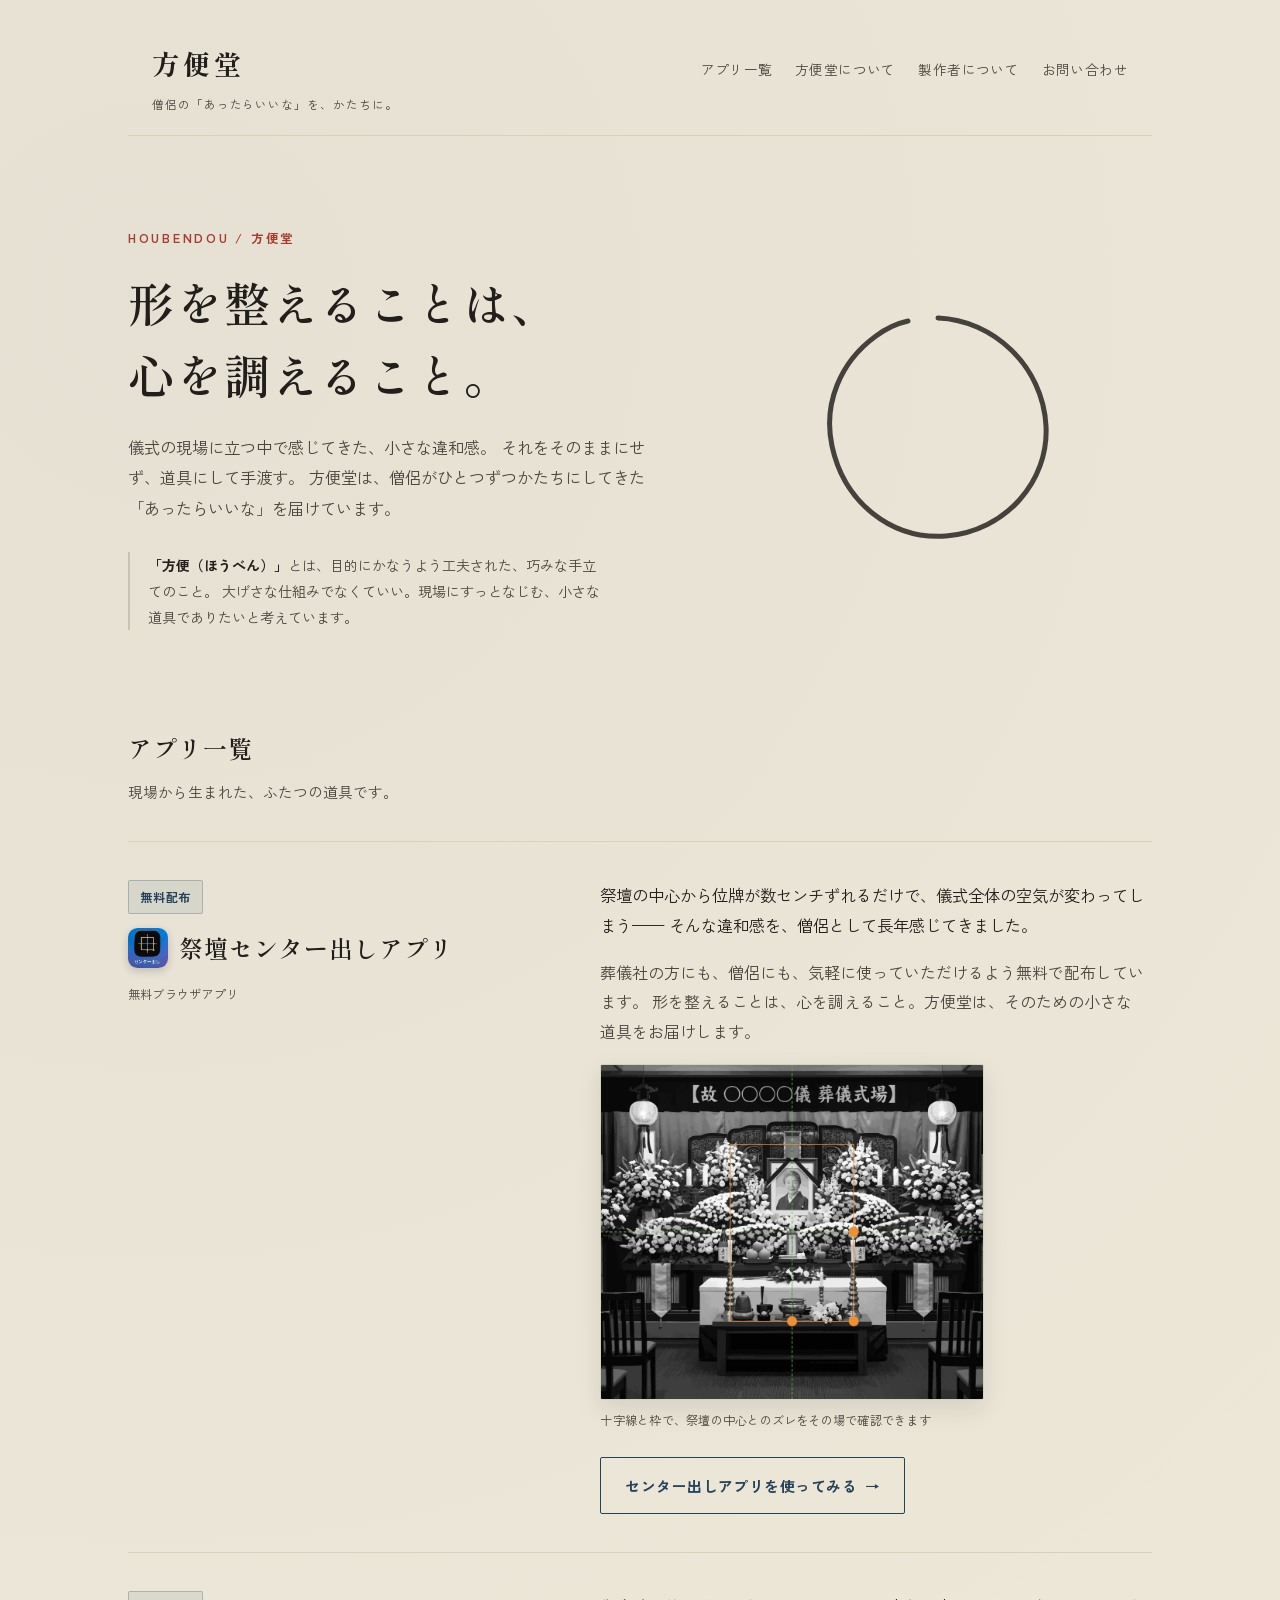
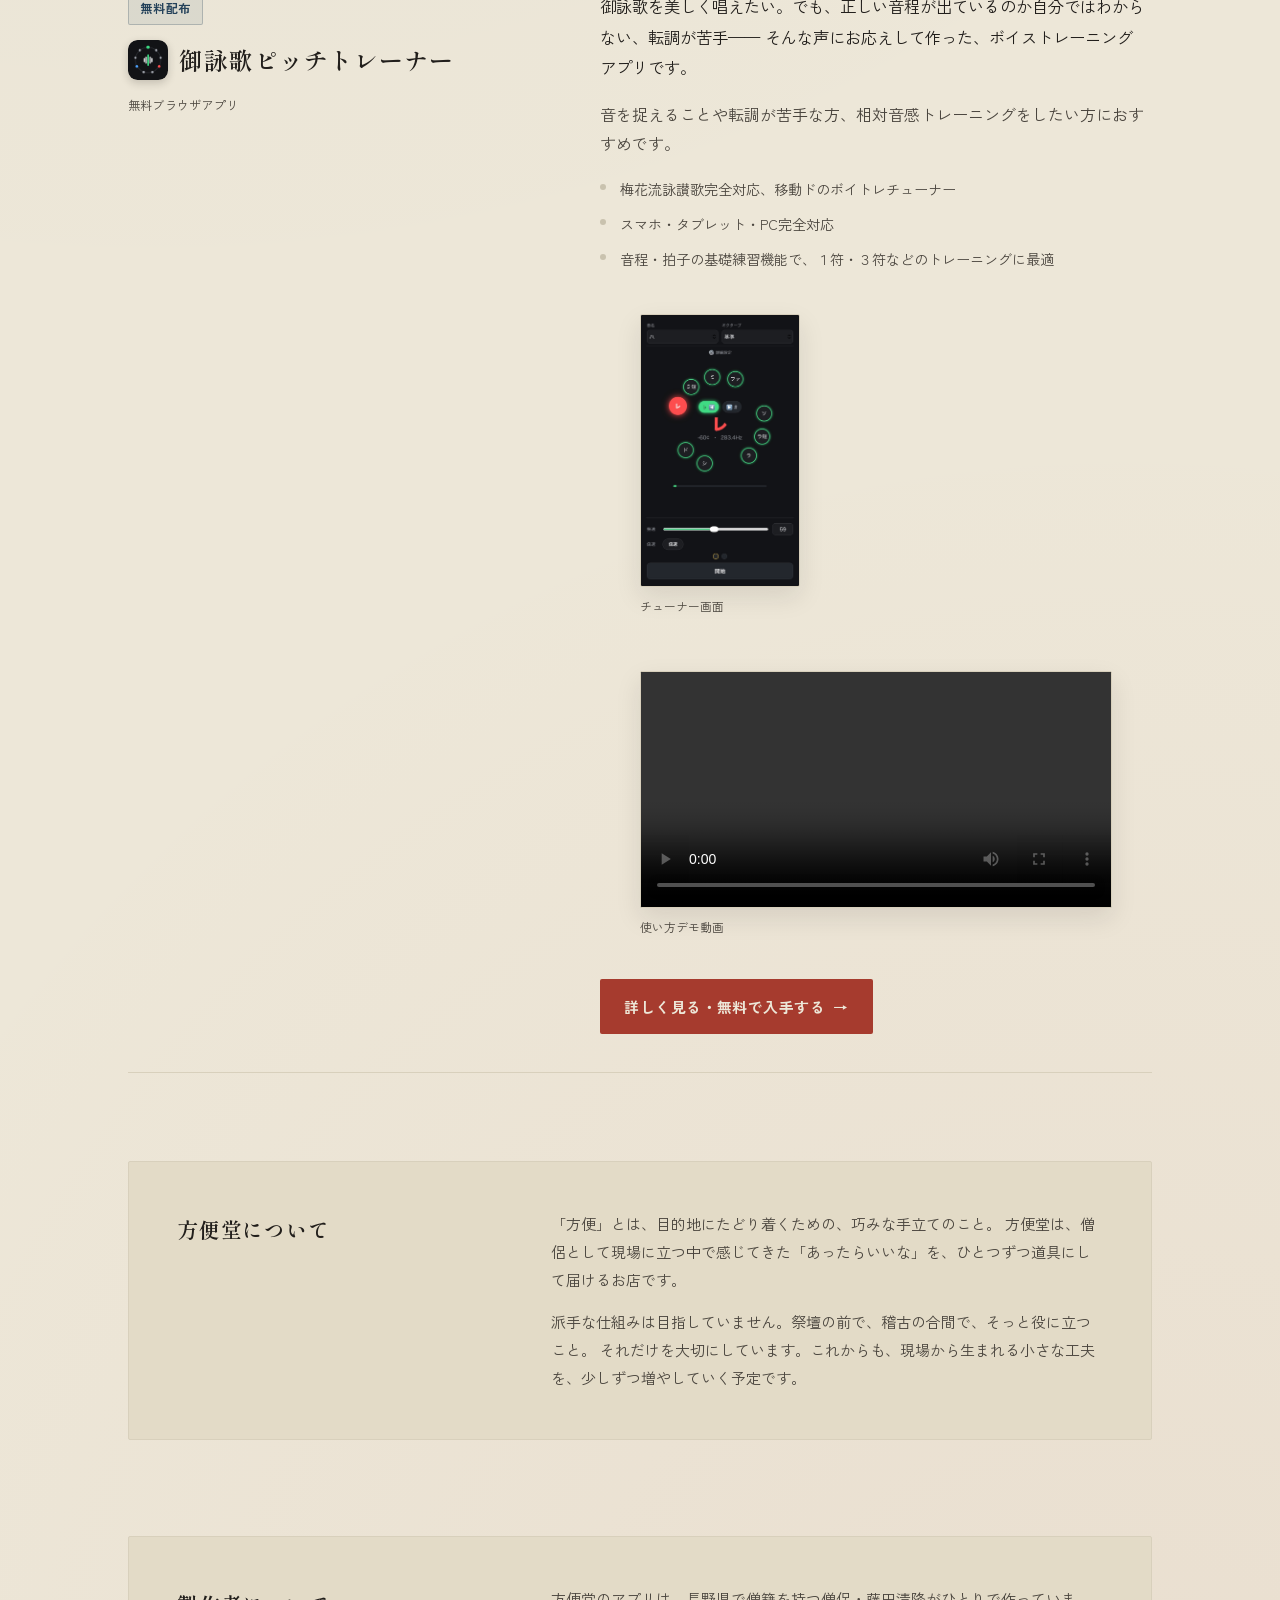
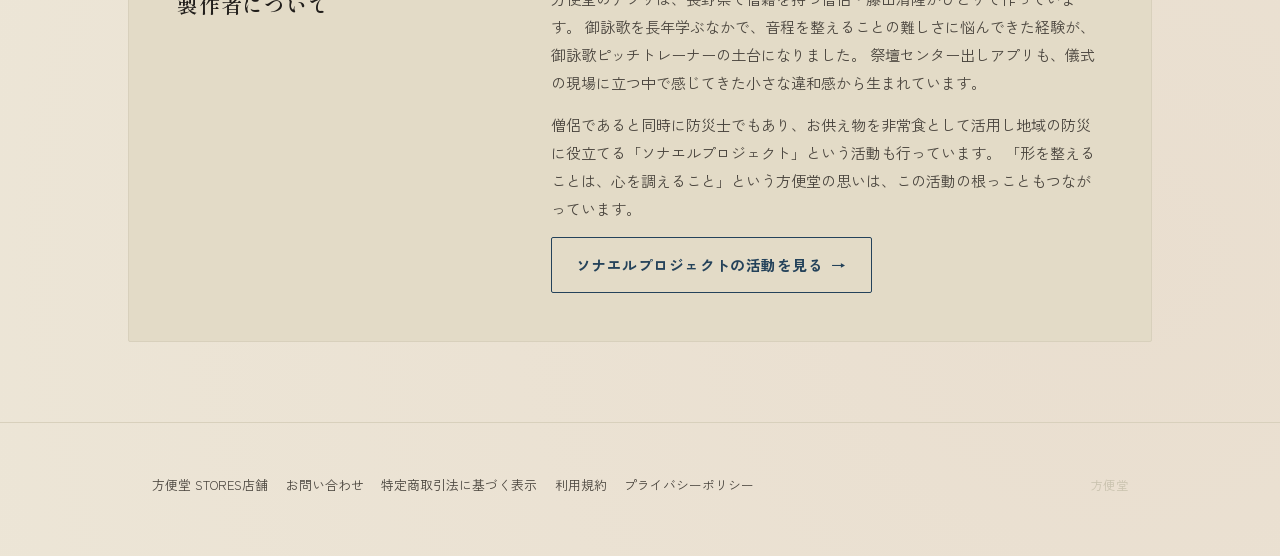
<file: index.html>
<!DOCTYPE html>
<html lang="ja">
<head>
<meta charset="UTF-8">
<meta name="viewport" content="width=device-width, initial-scale=1.0">
<title>方便堂｜僧侶の「あったらいいな」を、かたちに。</title>
<meta name="description" content="現場で感じた小さな違和感から生まれた道具たち。僧侶が作る、あったらいいなアプリの店「方便堂」。祭壇センター出しアプリ（無料）、御詠歌ピッチトレーナー（無料）。">
  <meta property="og:type" content="website">
  <meta property="og:site_name" content="方便堂">
  <meta property="og:title" content="方便堂｜僧侶の「あったらいいな」を、かたちに。">
  <meta property="og:description" content="祭壇センター出しアプリと、御詠歌ピッチトレーナー。どちらも無料でご利用いただけます。">
  <meta property="og:url" content="https://app.sonaeru-project.jp/">
  <meta property="og:image" content="https://app.sonaeru-project.jp/img/pitch-trainer-icon.png">
  <meta name="twitter:card" content="summary">
<link rel="preconnect" href="https://fonts.googleapis.com">
<link rel="preconnect" href="https://fonts.gstatic.com" crossorigin>
<link href="https://fonts.googleapis.com/css2?family=Shippori+Mincho:wght@400;500;600;700&amp;family=Zen+Kaku+Gothic+New:wght@400;500;700&amp;display=swap" rel="stylesheet">
<style>
  :root{
    --ink:#211E1B;
    --ink-soft:#4A453E;
    --paper:#EDE7D8;
    --paper-deep:#E3DBC7;
    --indigo:#24425A;
    --vermillion:#A63B2E;
    --mist:#C9C2AE;
    --line:#D8D0BC;
    --radius:2px;
    --measure:40rem;
  }

  *{box-sizing:border-box;}
  html{scroll-behavior:smooth;}

  body{
    margin:0;
    background:var(--paper);
    color:var(--ink);
    font-family:'Zen Kaku Gothic New', 'Hiragino Sans', sans-serif;
    font-weight:400;
    line-height:1.85;
    -webkit-font-smoothing:antialiased;
    background-image:
      radial-gradient(circle at 12% 8%, rgba(36,66,90,0.04), transparent 45%),
      radial-gradient(circle at 88% 92%, rgba(166,59,46,0.05), transparent 40%);
  }

  h1,h2,h3,.mincho{
    font-family:'Shippori Mincho', serif;
    font-weight:600;
    letter-spacing:.04em;
    color:var(--ink);
  }

  a{color:inherit;}
  a:focus-visible, button:focus-visible{
    outline:2px solid var(--indigo);
    outline-offset:3px;
  }

  .wrap{
    max-width:64rem;
    margin:0 auto;
    padding:0 1.5rem;
  }

  /* ---------- Header ---------- */
  header.site{
    padding:2.4rem 0 1.2rem;
  }
  .site-head-inner{
    display:flex;
    align-items:baseline;
    justify-content:space-between;
    flex-wrap:wrap;
    gap:.6rem 1.5rem;
    border-bottom:1px solid var(--line);
    padding-bottom:1.2rem;
  }
  .wordmark{
    font-family:'Shippori Mincho', serif;
    font-size:1.7rem;
    font-weight:700;
    letter-spacing:.14em;
    margin:0;
  }
  .wordmark small{
    display:block;
    font-family:'Zen Kaku Gothic New', sans-serif;
    font-size:.72rem;
    font-weight:400;
    letter-spacing:.08em;
    color:var(--ink-soft);
    margin-top:.35rem;
  }
  nav.site-nav{
    display:flex;
    gap:1.4rem;
    font-size:.85rem;
    letter-spacing:.03em;
  }
  nav.site-nav a{
    text-decoration:none;
    color:var(--ink-soft);
    border-bottom:1px solid transparent;
    padding-bottom:2px;
    transition:color .2s ease, border-color .2s ease;
  }
  nav.site-nav a:hover{
    color:var(--vermillion);
    border-color:var(--vermillion);
  }

  /* ---------- Hero ---------- */
  .hero{
    position:relative;
    padding:4.5rem 0 5rem;
    overflow:hidden;
  }
  .hero-grid{
    display:grid;
    grid-template-columns:1fr;
    gap:2.5rem;
    align-items:center;
  }
  @media(min-width:56rem){
    .hero-grid{
      grid-template-columns: 1.15fr .85fr;
      gap:1rem;
    }
  }
  .eyebrow{
    font-size:.78rem;
    letter-spacing:.22em;
    color:var(--vermillion);
    margin:0 0 1rem;
    font-weight:700;
  }
  .hero h1{
    font-size:clamp(1.9rem, 4.2vw, 2.9rem);
    line-height:1.55;
    margin:0 0 1.4rem;
  }
  .hero p.lead{
    max-width:34rem;
    color:var(--ink-soft);
    font-size:1.02rem;
  }
  .hero .hoben-note{
    margin-top:1.8rem;
    padding-left:1.1rem;
    border-left:2px solid var(--mist);
    font-size:.88rem;
    color:var(--ink-soft);
    max-width:30rem;
  }
  .hero .hoben-note b{
    color:var(--ink);
    font-weight:700;
  }

  .enso-wrap{
    display:flex;
    align-items:center;
    justify-content:center;
  }
  .enso{
    width:min(78vw, 300px);
    height:auto;
  }
  .enso path{
    fill:none;
    stroke:var(--ink);
    stroke-width:5;
    stroke-linecap:round;
    opacity:.82;
    stroke-dasharray:1000;
    stroke-dashoffset:1000;
    animation:draw 2.6s ease-out .3s forwards;
  }
  @media (prefers-reduced-motion: reduce){
    .enso path{ animation:none; stroke-dashoffset:0; }
  }
  @keyframes draw{
    to{ stroke-dashoffset:0; }
  }

  /* ---------- Products ---------- */
  .products{
    padding:1rem 0 4.5rem;
  }
  .section-head{
    margin-bottom:2.2rem;
  }
  .section-head h2{
    font-size:1.5rem;
    margin:0 0 .5rem;
  }
  .section-head p{
    color:var(--ink-soft);
    font-size:.92rem;
    margin:0;
  }

  .product{
    display:grid;
    grid-template-columns:1fr;
    gap:1.6rem;
    padding:2.4rem 0;
    border-top:1px solid var(--line);
  }
  .product:last-child{
    border-bottom:1px solid var(--line);
  }
  @media(min-width:48rem){
    .product{
      grid-template-columns: 1fr 1.3fr;
      gap:3rem;
    }
  }

  .product-meta{
    display:flex;
    flex-direction:column;
    gap:.9rem;
  }
  .badge{
    display:inline-flex;
    align-items:center;
    gap:.4rem;
    width:fit-content;
    font-size:.76rem;
    letter-spacing:.06em;
    padding:.3rem .7rem;
    border-radius:var(--radius);
    font-weight:700;
  }
  .badge.free{
    background:rgba(36,66,90,0.08);
    color:var(--indigo);
    border:1px solid rgba(36,66,90,0.25);
  }
  .badge.paid{
    background:rgba(166,59,46,0.08);
    color:var(--vermillion);
    border:1px solid rgba(166,59,46,0.3);
  }
  .product h3{
    font-size:1.5rem;
    margin:0;
    line-height:1.5;
  }
  .price-stamp{
    font-family:'Shippori Mincho', serif;
    font-size:1.6rem;
    color:var(--vermillion);
  }
  .price-stamp.zero{
    color:var(--indigo);
  }
  .price-stamp small{
    font-family:'Zen Kaku Gothic New', sans-serif;
    font-size:.7rem;
    color:var(--ink-soft);
    font-weight:400;
    margin-left:.3rem;
  }
  .app-type-label{
    font-family:'Zen Kaku Gothic New', 'Hiragino Sans', sans-serif;
    font-size:.76rem;
    color:var(--ink-soft);
    font-weight:400;
    letter-spacing:.02em;
    margin:0;
  }

  .product-body p{
    color:var(--ink-soft);
    margin:0 0 1.1rem;
    max-width:34rem;
  }
  .product-body p.strong-line{
    color:var(--ink);
    font-size:1.02rem;
  }
  .features{
    list-style:none;
    margin:0 0 1.6rem;
    padding:0;
    display:flex;
    flex-direction:column;
    gap:.55rem;
  }
  .features li{
    font-size:.88rem;
    color:var(--ink-soft);
    padding-left:1.2rem;
    position:relative;
  }
  .features li::before{
    content:"";
    position:absolute;
    left:0;
    top:.55em;
    width:6px;
    height:6px;
    border-radius:50%;
    background:var(--mist);
  }

  .cta{
    display:inline-flex;
    align-items:center;
    gap:.5rem;
    text-decoration:none;
    font-size:.92rem;
    font-weight:700;
    letter-spacing:.03em;
    padding:.85rem 1.5rem;
    border-radius:var(--radius);
    transition:transform .18s ease, box-shadow .18s ease;
    width:fit-content;
  }
  .cta.primary{
    background:var(--vermillion);
    color:var(--paper);
  }
  .cta.secondary{
    background:transparent;
    color:var(--indigo);
    border:1px solid var(--indigo);
  }
  .cta:hover{
    transform:translateY(-2px);
    box-shadow:0 8px 18px rgba(33,30,27,0.12);
  }
  .cta .arrow{
    transition:transform .18s ease;
  }
  .cta:hover .arrow{
    transform:translateX(3px);
  }

  .h3-row{
    display:flex;
    align-items:center;
    gap:.7rem;
  }
  .icon-badge{
    width:2.5rem;
    height:2.5rem;
    border-radius:24%;
    object-fit:cover;
    display:block;
    box-shadow:0 3px 8px rgba(33,30,27,.2);
    flex:0 0 auto;
  }

  .product-shot{
    margin:.2rem 0 1.6rem;
    max-width:24rem;
  }
  .product-shot img{
    width:100%;
    height:auto;
    display:block;
    border-radius:var(--radius);
    border:1px solid var(--line);
    box-shadow:0 10px 26px rgba(33,30,27,.10);
  }
  .product-shot figcaption{
    font-size:.76rem;
    color:var(--ink-soft);
    margin-top:.55rem;
    letter-spacing:.02em;
  }

  .media-row{
    display:flex;
    flex-wrap:wrap;
    gap:1.4rem;
    align-items:flex-start;
    margin:.2rem 0 1.6rem;
  }
  .media-row .shot{
    width:10rem;
    flex:0 0 auto;
  }
  .media-row .shot img{
    width:100%;
    height:auto;
    display:block;
    border-radius:var(--radius);
    border:1px solid var(--line);
    box-shadow:0 10px 26px rgba(33,30,27,.10);
  }
  .media-row .shot figcaption{
    font-size:.74rem;
    color:var(--ink-soft);
    margin-top:.5rem;
  }
  .media-row .demo{
    flex:1 1 17rem;
    min-width:15rem;
  }
  .media-row .demo video{
    width:100%;
    display:block;
    border-radius:var(--radius);
    border:1px solid var(--line);
    background:#000;
    box-shadow:0 10px 26px rgba(33,30,27,.10);
  }
  .media-row .demo figcaption{
    font-size:.74rem;
    color:var(--ink-soft);
    margin-top:.5rem;
  }

  /* ---------- About ---------- */
  .about{
    padding:1rem 0 5rem;
  }
  .about-inner{
    background:var(--paper-deep);
    border:1px solid var(--line);
    border-radius:var(--radius);
    padding:2.6rem;
    display:grid;
    gap:1.2rem;
  }
  @media(min-width:48rem){
    .about-inner{
      grid-template-columns:.9fr 1.4fr;
      padding:3rem;
    }
  }
  .about-inner h2{
    font-size:1.3rem;
    margin:0;
  }
  .about-inner p{
    margin:0 0 .9rem;
    color:var(--ink-soft);
    font-size:.94rem;
  }
  .about-inner p:last-child{margin-bottom:0;}

  /* ---------- Footer ---------- */
  footer.site{
    border-top:1px solid var(--line);
    padding:2.4rem 0 3rem;
  }
  .footer-inner{
    display:flex;
    flex-wrap:wrap;
    justify-content:space-between;
    gap:1rem;
    align-items:center;
  }
  .footer-links{
    display:flex;
    flex-wrap:wrap;
    gap:1.1rem;
    font-size:.8rem;
  }
  .footer-links a{
    text-decoration:none;
    color:var(--ink-soft);
  }
  .footer-links a:hover{
    color:var(--vermillion);
  }
  .footer-credit{
    font-size:.76rem;
    color:var(--mist);
    letter-spacing:.03em;
  }
</style>
</head>
<body>

<header class="site">
  <div class="wrap site-head-inner">
    <p class="wordmark">方便堂
      <small>僧侶の「あったらいいな」を、かたちに。</small>
    </p>
    <nav class="site-nav">
      <a href="#products">アプリ一覧</a>
      <a href="#about">方便堂について</a>
      <a href="#creator">製作者について</a>
      <a href="https://houbendou.stores.jp/inquiry">お問い合わせ</a>
    </nav>
  </div>
</header>

<main>
  <section class="hero wrap">
    <div class="hero-grid">
      <div>
        <p class="eyebrow">HOUBENDOU / 方便堂</p>
        <h1>形を整えることは、<br>心を調えること。</h1>
        <p class="lead">
          儀式の現場に立つ中で感じてきた、小さな違和感。
          それをそのままにせず、道具にして手渡す。
          方便堂は、僧侶がひとつずつかたちにしてきた「あったらいいな」を届けています。
        </p>
        <div class="hoben-note">
          <b>「方便（ほうべん）」</b>とは、目的にかなうよう工夫された、巧みな手立てのこと。
          大げさな仕組みでなくていい。現場にすっとなじむ、小さな道具でありたいと考えています。
        </div>
      </div>
      <div class="enso-wrap" aria-hidden="true">
        <svg class="enso" viewBox="0 0 300 300" xmlns="http://www.w3.org/2000/svg">
          <path d="M150,40 C205,42 255,88 258,148 C261,203 218,253 158,258 C103,262 56,224 44,168 C35,126 52,84 88,58 C100,49 111,45 120,43" />
        </svg>
      </div>
    </div>
  </section>

  <section class="products wrap" id="products">
    <div class="section-head">
      <h2>アプリ一覧</h2>
      <p>現場から生まれた、ふたつの道具です。</p>
    </div>

    <article class="product">
      <div class="product-meta">
        <span class="badge free">無料配布</span>
        <div class="h3-row">
          <img class="icon-badge" src="img/center-icon.jpg" alt="">
          <h3>祭壇センター出しアプリ</h3>
        </div>
        <p class="app-type-label">無料ブラウザアプリ</p>
      </div>
      <div class="product-body">
        <p class="strong-line">
          祭壇の中心から位牌が数センチずれるだけで、儀式全体の空気が変わってしまう——
          そんな違和感を、僧侶として長年感じてきました。
        </p>
        <p>
          葬儀社の方にも、僧侶にも、気軽に使っていただけるよう無料で配布しています。
          形を整えることは、心を調えること。方便堂は、そのための小さな道具をお届けします。
        </p>
        <figure class="product-shot">
          <img src="img/altar-center.jpg" alt="祭壇の写真に、十字線と黄色い枠でセンター出しの目安が重なって表示されている画面">
          <figcaption>十字線と枠で、祭壇の中心とのズレをその場で確認できます</figcaption>
        </figure>
        <a class="cta secondary" href="https://app.sonaeru-project.jp/center/">
          センター出しアプリを使ってみる <span class="arrow">→</span>
        </a>
      </div>
    </article>

    <article class="product">
      <div class="product-meta">
        <span class="badge free">無料配布</span>
        <div class="h3-row">
          <img class="icon-badge" src="img/pitch-trainer-icon.png" alt="">
          <h3>御詠歌ピッチトレーナー</h3>
        </div>
        <p class="app-type-label">無料ブラウザアプリ</p>
      </div>
      <div class="product-body">
        <p class="strong-line">
          御詠歌を美しく唱えたい。でも、正しい音程が出ているのか自分ではわからない、転調が苦手——
          そんな声にお応えして作った、ボイストレーニングアプリです。
        </p>
        <p>音を捉えることや転調が苦手な方、相対音感トレーニングをしたい方におすすめです。</p>
        <ul class="features">
          <li>梅花流詠讃歌完全対応、移動ドのボイトレチューナー</li>
          <li>スマホ・タブレット・PC完全対応</li>
          <li>音程・拍子の基礎練習機能で、１符・３符などのトレーニングに最適</li>
        </ul>
        <div class="media-row">
          <figure class="shot">
            <img src="img/pitch-trainer-screenshot.jpg" alt="ボイトレチューナーの画面。中央に音名と-60セント・283.4Hzの表示、周囲に音名を選ぶボタンが並んでいる">
            <figcaption>チューナー画面</figcaption>
          </figure>
          <figure class="demo">
            <video src="media/pitch-trainer-demo.mp4" controls preload="metadata"></video>
            <figcaption>使い方デモ動画</figcaption>
          </figure>
        </div>
        <a class="cta primary" href="https://houbendou.stores.jp/items/6a8858e292675608da8cc541">
          詳しく見る・無料で入手する <span class="arrow">→</span>
        </a>
      </div>
    </article>
  </section>

  <section class="about wrap" id="about">
    <div class="about-inner">
      <h2>方便堂について</h2>
      <div>
        <p>
          「方便」とは、目的地にたどり着くための、巧みな手立てのこと。
          方便堂は、僧侶として現場に立つ中で感じてきた「あったらいいな」を、ひとつずつ道具にして届けるお店です。
        </p>
        <p>
          派手な仕組みは目指していません。祭壇の前で、稽古の合間で、そっと役に立つこと。
          それだけを大切にしています。これからも、現場から生まれる小さな工夫を、少しずつ増やしていく予定です。
        </p>
      </div>
    </div>
  </section>

  <section class="about wrap" id="creator">
    <div class="about-inner">
      <h2>製作者について</h2>
      <div>
        <p>
          方便堂のアプリは、長野県で僧籍を持つ僧侶・藤田清隆がひとりで作っています。
          御詠歌を長年学ぶなかで、音程を整えることの難しさに悩んできた経験が、御詠歌ピッチトレーナーの土台になりました。
          祭壇センター出しアプリも、儀式の現場に立つ中で感じてきた小さな違和感から生まれています。
        </p>
        <p>
          僧侶であると同時に防災士でもあり、お供え物を非常食として活用し地域の防災に役立てる「ソナエルプロジェクト」という活動も行っています。
          「形を整えることは、心を調えること」という方便堂の思いは、この活動の根っこともつながっています。
        </p>
        <a class="cta secondary" href="https://sonaeru-project.jp">
          ソナエルプロジェクトの活動を見る <span class="arrow">→</span>
        </a>
      </div>
    </div>
  </section>
</main>

<footer class="site">
  <div class="wrap footer-inner">
    <div class="footer-links">
      <a href="https://houbendou.stores.jp/">方便堂 STORES店舗</a>
      <a href="https://houbendou.stores.jp/inquiry">お問い合わせ</a>
      <a href="https://houbendou.stores.jp/tokushoho">特定商取引法に基づく表示</a>
      <a href="https://houbendou.stores.jp/terms/store">利用規約</a>
      <a href="https://houbendou.stores.jp/privacy_policy">プライバシーポリシー</a>
    </div>
    <p class="footer-credit">方便堂</p>
  </div>
</footer>

</body>
</html>
</file>
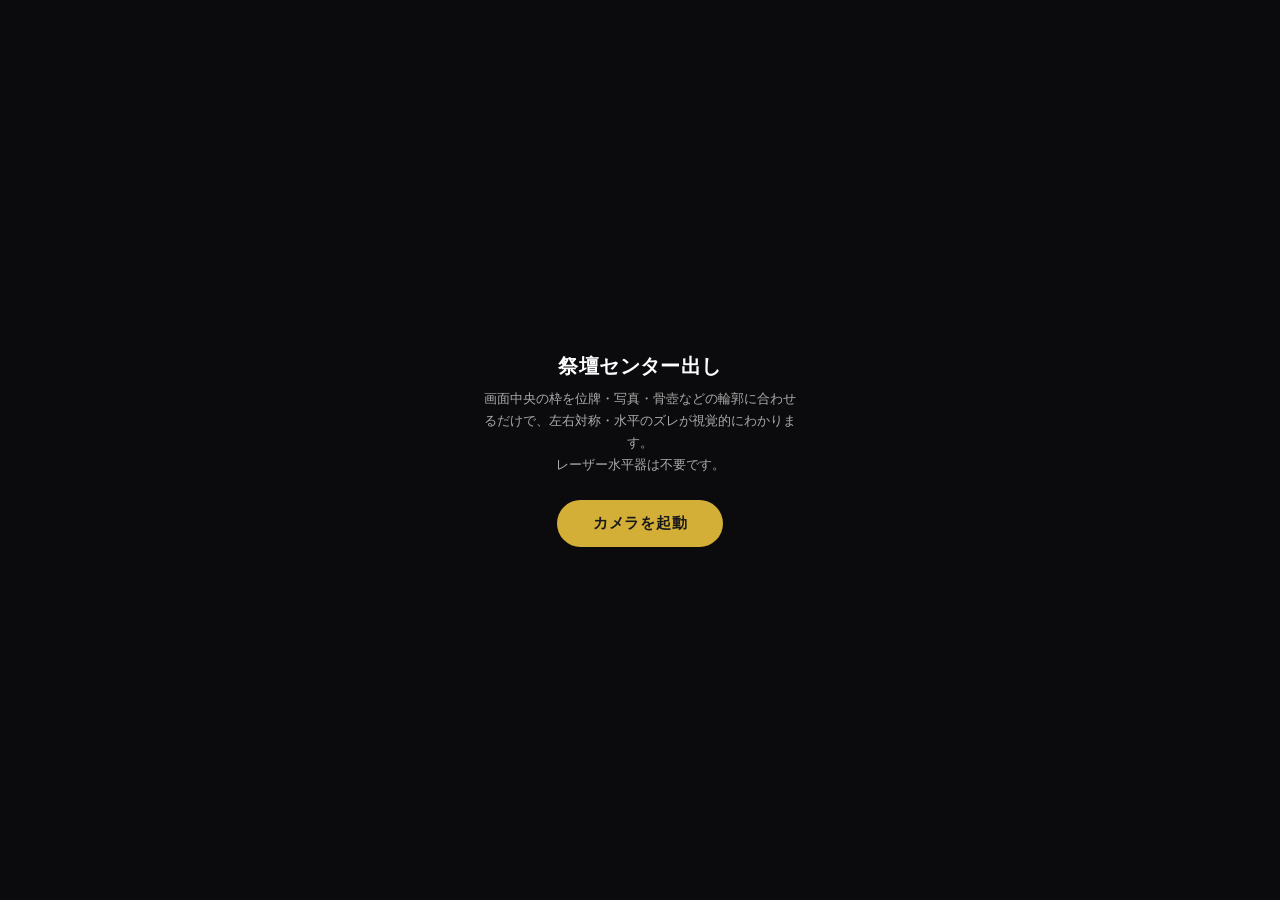
<file: center/index.html>
<!DOCTYPE html>
<html lang="ja">
<head>
<meta charset="UTF-8">
<meta name="viewport" content="width=device-width, initial-scale=1, maximum-scale=1, user-scalable=no, viewport-fit=cover">
<title>祭壇センター出し</title>
<link rel="manifest" href="manifest.json">
<meta name="theme-color" content="#0b0b0d">
<meta name="mobile-web-app-capable" content="yes">
<meta name="apple-mobile-web-app-capable" content="yes">
<meta name="apple-mobile-web-app-status-bar-style" content="black-translucent">
<meta name="apple-mobile-web-app-title" content="センター出し">
<link rel="apple-touch-icon" href="icons/apple-touch-icon.png">
<link rel="icon" href="icons/icon-192.png">
<style>
  :root {
    --accent: #d4af37;
    --ok: #3ddc84;
    --ng: #ff5252;
  }
  * { box-sizing: border-box; -webkit-tap-highlight-color: transparent; }
  html, body {
    margin: 0; padding: 0; width: 100%; height: 100%;
    background: #000; overflow: hidden;
    font-family: -apple-system, BlinkMacSystemFont, "Hiragino Sans", "Yu Gothic", sans-serif;
    color: #fff;
    touch-action: none;
  }
  #stage {
    position: fixed; inset: 0; overflow: hidden;
  }
  #videoWrap {
    position: absolute; inset: 0; overflow: hidden;
  }
  video {
    position: absolute; inset: 0;
    width: 100%; height: 100%;
    object-fit: cover;
    background: #111;
    transform-origin: center center;
    will-change: transform;
  }
  canvas#overlay {
    position: absolute; inset: 0;
    width: 100%; height: 100%;
  }
  #startScreen {
    position: fixed; inset: 0; z-index: 20;
    display: flex; flex-direction: column; align-items: center; justify-content: center;
    background: #0b0b0d; text-align: center; padding: 24px;
  }
  #startScreen h1 { font-size: 20px; margin: 0 0 8px; font-weight: 600; letter-spacing: .02em; }
  #startScreen p { font-size: 13px; color: #aaa; line-height: 1.7; margin: 0 0 24px; max-width: 320px; }
  #startBtn {
    background: var(--accent); color: #1a1a1a; border: none; border-radius: 999px;
    padding: 14px 36px; font-size: 15px; font-weight: 600; letter-spacing: .05em;
  }
  #errBox { color: var(--ng); font-size: 12px; margin-top: 16px; max-width: 300px; display: none; white-space: pre-line; }

  .hud {
    position: fixed; left: 0; right: 0; z-index: 10;
    display: flex; align-items: center; justify-content: space-between;
    padding: 0 14px;
  }
  #topBar { top: 0; padding-top: max(12px, env(safe-area-inset-top)); padding-bottom: 10px;
    background: linear-gradient(rgba(0,0,0,.55), transparent); }
  #topBar .title { font-size: 13px; font-weight: 600; letter-spacing: .05em; opacity: .9; }
  #zoomInfo { font-size: 11px; color: #ccc; background: rgba(255,255,255,.1); padding: 5px 10px; border-radius: 999px; }

  #bottomBar {
    bottom: 0; flex-direction: column; gap: 10px;
    padding-top: 10px; padding-bottom: max(16px, env(safe-area-inset-bottom));
    background: linear-gradient(transparent, rgba(0,0,0,.6));
  }
  #status {
    font-size: 13px; font-weight: 700; letter-spacing: .03em;
    padding: 8px 16px; border-radius: 999px; background: rgba(0,0,0,.4);
    min-width: 220px; text-align: center;
  }
  #status.ok { color: var(--ok); }
  #status.neutral { color: #ddd; }

  #controls { display: flex; align-items: center; justify-content: center; gap: 8px; width: 100%; flex-wrap: wrap; }
  .ctlBtn {
    background: rgba(255,255,255,.12); color: #fff; border: none; border-radius: 12px;
    padding: 10px 13px; font-size: 12px; font-weight: 600; line-height: 1.3;
  }
  .ctlBtn.primary { background: var(--accent); color: #1a1a1a; }
  .ctlBtn:active { opacity: .7; }
  #zoomRow { display: flex; align-items: center; gap: 6px; }
  #zoomRow .ctlBtn { padding: 10px 16px; font-size: 15px; }
</style>
</head>
<body>

<div id="startScreen">
  <h1>祭壇センター出し</h1>
  <p>画面中央の枠を位牌・写真・骨壺などの輪郭に合わせるだけで、左右対称・水平のズレが視覚的にわかります。<br>レーザー水平器は不要です。</p>
  <button id="startBtn">カメラを起動</button>
  <div id="errBox"></div>
</div>

<div id="stage" style="display:none;">
  <div id="videoWrap">
    <video id="video" autoplay playsinline muted></video>
  </div>
  <canvas id="overlay"></canvas>
</div>

<div class="hud" id="topBar" style="display:none;">
  <div class="title">センター出し</div>
  <div id="zoomInfo">1.0x</div>
</div>

<div class="hud" id="bottomBar" style="display:none;">
  <div id="status" class="neutral">枠の角(コーナー)をドラッグしてサイズ調整</div>
  <div id="controls">
    <button class="ctlBtn" id="flipBtn">カメラ切替</button>
    <button class="ctlBtn" id="gridBtn">グリッド: OFF</button>
    <button class="ctlBtn primary" id="resetBtn">枠をリセット</button>
    <div id="zoomRow">
      <button class="ctlBtn" id="zoomOutBtn">－</button>
      <button class="ctlBtn" id="zoomInBtn">＋</button>
    </div>
  </div>
</div>

<script>
(() => {
  const startScreen = document.getElementById('startScreen');
  const startBtn = document.getElementById('startBtn');
  const errBox = document.getElementById('errBox');
  const stage = document.getElementById('stage');
  const topBar = document.getElementById('topBar');
  const bottomBar = document.getElementById('bottomBar');
  const video = document.getElementById('video');
  const canvas = document.getElementById('overlay');
  const ctx = canvas.getContext('2d');
  const statusEl = document.getElementById('status');
  const flipBtn = document.getElementById('flipBtn');
  const gridBtn = document.getElementById('gridBtn');
  const resetBtn = document.getElementById('resetBtn');
  const zoomInfo = document.getElementById('zoomInfo');
  const zoomInBtn = document.getElementById('zoomInBtn');
  const zoomOutBtn = document.getElementById('zoomOutBtn');

  let stream = null;
  let track = null;
  let facingMode = 'environment';
  let gridOn = false;

  // --- ズーム関連 ---
  let zoomMode = 'digital'; // 'native'(光学/ハイブリッド, track制約) | 'digital'(CSS拡大)
  let zoomCaps = null; // {min, max, step}
  let zoomVal = 1.0;
  const DIGITAL_MAX = 4.0;

  // --- 中央フレーム(矩形ガイド) ---
  let halfW = 90, halfH = 130; // 論理px
  const MIN_HALF = 40;
  let activeHandle = null; // 'corner' | 'right' | 'bottom' | null
  const HANDLE_HIT = 30;

  function resizeCanvas() {
    const dpr = window.devicePixelRatio || 1;
    canvas.width = window.innerWidth * dpr;
    canvas.height = window.innerHeight * dpr;
    canvas.style.width = window.innerWidth + 'px';
    canvas.style.height = window.innerHeight + 'px';
    ctx.setTransform(dpr, 0, 0, dpr, 0, 0);
    halfW = Math.min(halfW, window.innerWidth / 2 - 10);
    halfH = Math.min(halfH, window.innerHeight / 2 - 10);
  }
  window.addEventListener('resize', resizeCanvas);

  async function startCamera() {
    try {
      if (stream) stream.getTracks().forEach(t => t.stop());
      stream = await navigator.mediaDevices.getUserMedia({
        video: { facingMode: { ideal: facingMode }, width: { ideal: 1920 }, height: { ideal: 1080 } },
        audio: false
      });
      video.srcObject = stream;
      await video.play();
      track = stream.getVideoTracks()[0];
      setupZoom();
      return true;
    } catch (e) {
      errBox.style.display = 'block';
      errBox.textContent = 'カメラを起動できませんでした: ' + (e.message || e.name) +
        '\nHTTPS(または localhost)でこのページを開き、カメラ権限を許可してください。';
      return false;
    }
  }

  function setupZoom() {
    zoomVal = 1.0;
    zoomMode = 'digital';
    zoomCaps = null;
    try {
      const caps = track.getCapabilities ? track.getCapabilities() : null;
      if (caps && caps.zoom && caps.zoom.max > caps.zoom.min) {
        zoomMode = 'native';
        zoomCaps = caps.zoom;
        zoomVal = caps.zoom.min;
        track.applyConstraints({ advanced: [{ zoom: zoomVal }] }).catch(() => {});
      }
    } catch (e) { /* 非対応端末は digital のまま */ }
    video.style.transform = 'scale(1)';
    updateZoomInfo();
  }

  function updateZoomInfo() {
    const label = zoomMode === 'native' ? '光学' : 'デジタル';
    zoomInfo.textContent = zoomVal.toFixed(1) + 'x (' + label + ')';
  }

  function applyZoom(newVal) {
    if (zoomMode === 'native' && zoomCaps) {
      newVal = Math.max(zoomCaps.min, Math.min(zoomCaps.max, newVal));
      zoomVal = newVal;
      track.applyConstraints({ advanced: [{ zoom: zoomVal }] }).catch(() => {});
    } else {
      newVal = Math.max(1.0, Math.min(DIGITAL_MAX, newVal));
      zoomVal = newVal;
      video.style.transform = 'scale(' + zoomVal + ')';
    }
    updateZoomInfo();
  }

  startBtn.addEventListener('click', async () => {
    resizeCanvas();
    const ok = await startCamera();
    if (!ok) return;
    startScreen.style.display = 'none';
    stage.style.display = 'block';
    topBar.style.display = 'flex';
    bottomBar.style.display = 'flex';
    requestAnimationFrame(draw);
  });

  flipBtn.addEventListener('click', async () => {
    facingMode = facingMode === 'environment' ? 'user' : 'environment';
    await startCamera();
  });

  gridBtn.addEventListener('click', () => {
    gridOn = !gridOn;
    gridBtn.textContent = 'グリッド: ' + (gridOn ? 'ON' : 'OFF');
  });

  resetBtn.addEventListener('click', () => {
    halfW = 90; halfH = 130;
  });

  zoomInBtn.addEventListener('click', () => {
    const step = zoomMode === 'native' && zoomCaps ? (zoomCaps.step || (zoomCaps.max - zoomCaps.min) / 10) : 0.2;
    applyZoom(zoomVal + step);
  });
  zoomOutBtn.addEventListener('click', () => {
    const step = zoomMode === 'native' && zoomCaps ? (zoomCaps.step || (zoomCaps.max - zoomCaps.min) / 10) : 0.2;
    applyZoom(zoomVal - step);
  });

  // --- 枠のドラッグ操作(コーナー/辺の中点をつまんでリサイズ) ---
  function getHandles() {
    const cx = window.innerWidth / 2, cy = window.innerHeight / 2;
    return {
      corner: { x: cx + halfW, y: cy + halfH },
      right:  { x: cx + halfW, y: cy },
      bottom: { x: cx, y: cy + halfH }
    };
  }
  function dist(x1, y1, x2, y2) { return Math.hypot(x1 - x2, y1 - y2); }

  let pointers = new Map();
  let pinchStartDist = null;
  let pinchStartZoom = null;

  canvas.addEventListener('pointerdown', (e) => {
    const rect = canvas.getBoundingClientRect();
    const x = e.clientX - rect.left, y = e.clientY - rect.top;
    pointers.set(e.pointerId, { x, y });

    if (pointers.size === 1) {
      const h = getHandles();
      if (dist(x, y, h.corner.x, h.corner.y) <= HANDLE_HIT) activeHandle = 'corner';
      else if (dist(x, y, h.right.x, h.right.y) <= HANDLE_HIT) activeHandle = 'right';
      else if (dist(x, y, h.bottom.x, h.bottom.y) <= HANDLE_HIT) activeHandle = 'bottom';
      else activeHandle = null;
    }
    if (pointers.size === 2) {
      activeHandle = null;
      const pts = Array.from(pointers.values());
      pinchStartDist = dist(pts[0].x, pts[0].y, pts[1].x, pts[1].y);
      pinchStartZoom = zoomVal;
    }
    canvas.setPointerCapture(e.pointerId);
  });

  canvas.addEventListener('pointermove', (e) => {
    if (!pointers.has(e.pointerId)) return;
    const rect = canvas.getBoundingClientRect();
    const x = e.clientX - rect.left, y = e.clientY - rect.top;
    pointers.set(e.pointerId, { x, y });

    if (pointers.size === 2 && pinchStartDist) {
      const pts = Array.from(pointers.values());
      const d = dist(pts[0].x, pts[0].y, pts[1].x, pts[1].y);
      const ratio = d / pinchStartDist;
      applyZoom(pinchStartZoom * ratio);
      return;
    }

    if (activeHandle) {
      const cx = window.innerWidth / 2, cy = window.innerHeight / 2;
      if (activeHandle === 'corner' || activeHandle === 'right') {
        halfW = Math.max(MIN_HALF, Math.min(window.innerWidth / 2 - 10, Math.abs(x - cx)));
      }
      if (activeHandle === 'corner' || activeHandle === 'bottom') {
        halfH = Math.max(MIN_HALF, Math.min(window.innerHeight / 2 - 10, Math.abs(y - cy)));
      }
    }
  });

  function endPointer(e) {
    pointers.delete(e.pointerId);
    if (pointers.size < 2) { pinchStartDist = null; pinchStartZoom = null; }
    if (pointers.size === 0) activeHandle = null;
  }
  canvas.addEventListener('pointerup', endPointer);
  canvas.addEventListener('pointercancel', endPointer);

  function draw() {
    const w = window.innerWidth, h = window.innerHeight;
    ctx.clearRect(0, 0, w, h);
    const cx = w / 2, cy = h / 2;

    if (gridOn) {
      ctx.strokeStyle = 'rgba(255,255,255,.25)';
      ctx.lineWidth = 1;
      for (let i = 1; i < 3; i++) {
        ctx.beginPath(); ctx.moveTo(w * i / 3, 0); ctx.lineTo(w * i / 3, h); ctx.stroke();
        ctx.beginPath(); ctx.moveTo(0, h * i / 3); ctx.lineTo(w, h * i / 3); ctx.stroke();
      }
    }

    // 中心十字(基準線・蛍光グリーン)
    ctx.save();
    ctx.strokeStyle = 'rgba(57,255,20,.95)';
    ctx.lineWidth = 1.5;
    ctx.setLineDash([4, 6]);
    ctx.beginPath(); ctx.moveTo(cx, 0); ctx.lineTo(cx, h); ctx.stroke();
    ctx.beginPath(); ctx.moveTo(0, cy); ctx.lineTo(w, cy); ctx.stroke();
    ctx.setLineDash([]);
    ctx.restore();

    // 中央フレーム(常に画面中心を基準に左右・上下対称)
    const left = cx - halfW, top = cy - halfH, boxW = halfW * 2, boxH = halfH * 2;
    ctx.save();
    ctx.strokeStyle = 'rgba(212,175,55,.95)';
    ctx.lineWidth = 2;
    ctx.strokeRect(left, top, boxW, boxH);
    ctx.restore();

    // ハンドル
    const handles = getHandles();
    ctx.save();
    ctx.fillStyle = 'rgba(212,175,55,.95)';
    [handles.right, handles.bottom, handles.corner].forEach(p => {
      ctx.beginPath(); ctx.arc(p.x, p.y, 9, 0, Math.PI * 2); ctx.fill();
      ctx.strokeStyle = '#1a1a1a'; ctx.lineWidth = 1.5;
      ctx.beginPath(); ctx.arc(p.x, p.y, 9, 0, Math.PI * 2); ctx.stroke();
    });
    ctx.restore();

    // サイズ表示
    ctx.save();
    ctx.fillStyle = 'rgba(255,255,255,.85)';
    ctx.font = '11px sans-serif';
    ctx.fillText(Math.round(boxW) + ' x ' + Math.round(boxH) + ' px', left, top - 10 > 14 ? top - 10 : top + boxH + 20);
    ctx.restore();

    statusEl.className = 'neutral';
    statusEl.textContent = '対象の輪郭を金色の枠に合わせる(枠は常に画面中心基準)';

    requestAnimationFrame(draw);
  }

  if ('serviceWorker' in navigator) {
    window.addEventListener('load', () => {
      navigator.serviceWorker.register('sw.js').catch(() => {});
    });
  }
})();
</script>
</body>
</html>
</file>
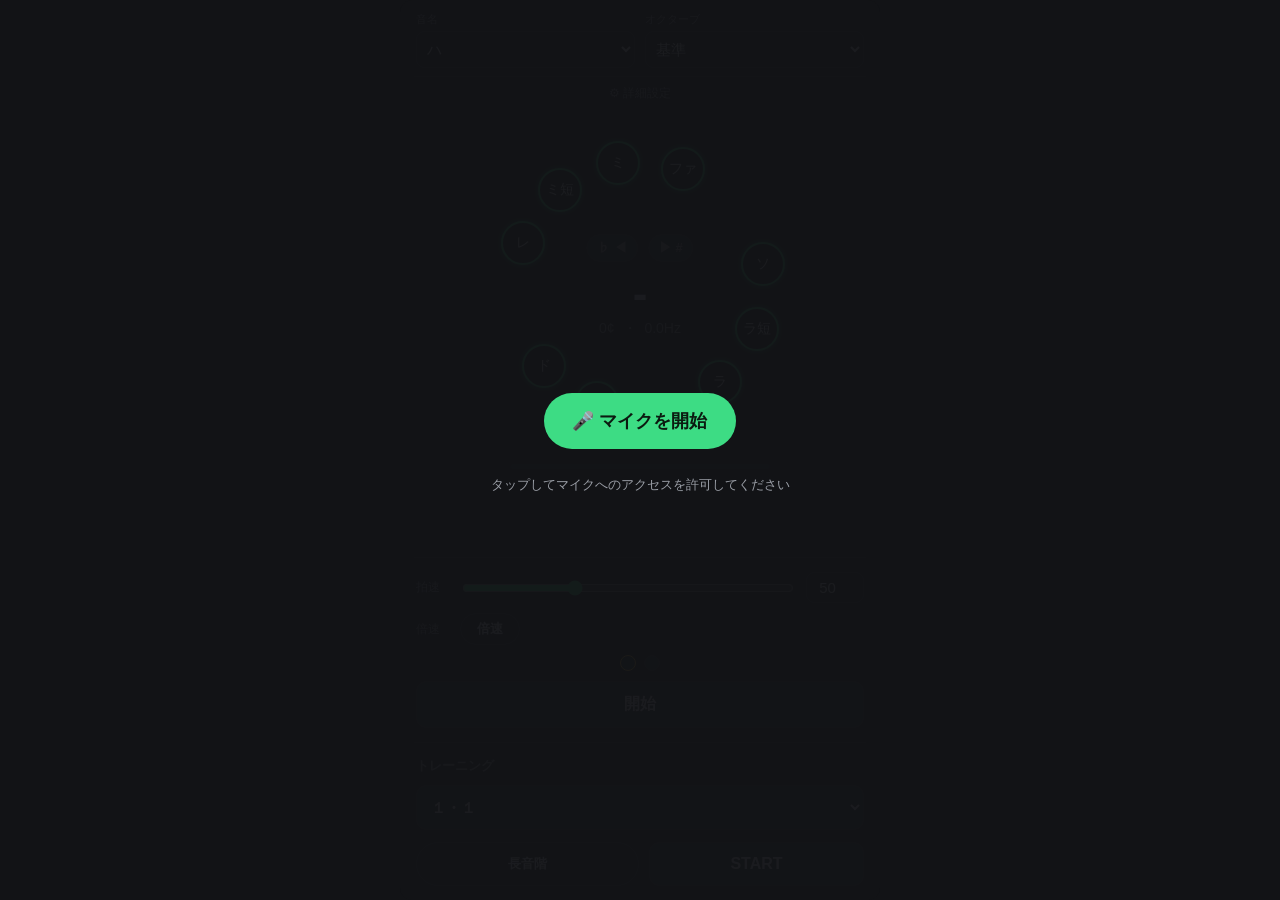
<file: voice-training/index.html>
<!DOCTYPE html>
<html lang="ja">
<head>
<meta charset="UTF-8" />
<meta name="viewport" content="width=device-width, initial-scale=1.0, maximum-scale=1.0, user-scalable=no, viewport-fit=cover" />
<meta name="theme-color" content="#121316" />
<link rel="manifest" href="manifest.json">
<meta name="mobile-web-app-capable" content="yes">
<meta name="apple-mobile-web-app-capable" content="yes">
<meta name="apple-mobile-web-app-status-bar-style" content="black-translucent">
<meta name="apple-mobile-web-app-title" content="ピッチトレーナー">
<link rel="apple-touch-icon" href="icons/apple-touch-icon.png">
<link rel="icon" href="icons/icon-192.png">
<title>御詠歌ピッチトレーナー</title>
<meta name="description" content="御詠歌の音程・拍・となえ練習をサポートするピッチトレーナー">
<meta property="og:title" content="御詠歌ピッチトレーナー">
<meta property="og:description" content="御詠歌の音程・拍・となえ練習をサポートするピッチトレーナー">
<meta property="og:type" content="website">
<meta property="og:url" content="https://app.sonaeru-project.jp/voice-training/">
<meta property="og:image" content="https://app.sonaeru-project.jp/voice-training/icons/icon-512.png">
<link rel="stylesheet" href="style.css" />
</head>
<body>
<div class="app">

<!-- 上部: 音名・オクターブ層 設定 -->
<header class="settings">
<div class="setting-item">
<label for="baseNote">音名</label>
<select id="baseNote"></select>
</div>
<div class="setting-item">
<label for="octaveLayer">オクターブ</label>
<select id="octaveLayer"></select>
</div>
</header>

<!-- 詳細設定: 検出感度・再生音量（端末ごとに調整して保存） -->
<div class="adv-settings">
<button id="advSettingsToggle" class="adv-settings-toggle" type="button">⚙ 詳細設定</button>
<div id="advSettingsPanel" class="adv-settings-panel hidden">
<div class="adv-row">
<label for="sensitivitySlider">検出感度</label>
<input type="range" id="sensitivitySlider" min="1" max="10" value="6" step="1" />
<span id="sensitivityValue" class="adv-value">6</span>
</div>
<div class="adv-row">
<label for="volumeSlider">再生音量</label>
<input type="range" id="volumeSlider" min="0" max="100" value="30" step="5" />
<span id="volumeValue" class="adv-value">30%</span>
</div>
</div>
</div>

<!-- マイク開始前オーバーレイ -->
<div id="micOverlay" class="mic-overlay">
<button id="micStartBtn" class="mic-start-btn">🎤 マイクを開始</button>
<p class="mic-hint">タップしてマイクへのアクセスを許可してください</p>
</div>

<!-- メイン: 実機VT-12のシール配置を再現した9分割音名リング + フラット/シャープ矢印 -->
<main class="tuner">
<div id="noteRing" class="note-ring">
<div class="ring-center">
<div class="arrow-row">
<span id="flatArrow" class="arrow flat">♭ ◀</span>
<span id="sharpArrow" class="arrow sharp">▶ #</span>
</div>
<div class="center-readout">
<div id="noteName" class="note-name">‐</div>
<div class="sub-readout">
<span id="centValue">0¢</span>
<span class="dot-sep">・</span>
<span id="freqValue">0.0Hz</span>
</div>
</div>
</div>
<!-- 9分割の階名リングボタンは script.js が動的生成 -->
</div>

<div class="mic-level-row">
<div class="mic-level-track"><div id="micLevelBar" class="mic-level-bar"></div></div>
</div>
</main>

<!-- 下部: メトロノーム -->
<footer class="metronome">
<div class="metro-row">
<label for="bpmInput">拍速</label>
<input type="range" id="bpmSlider" min="30" max="90" value="50" step="1" />
<input type="number" id="bpmInput" min="30" max="90" value="50" step="1" />
</div>
<div class="metro-row">
<label for="doubleSpeedToggle">倍速</label>
<button id="doubleSpeedToggle" class="beats-toggle" type="button">倍速</button>
</div>
<div class="metro-row beat-row">
<div id="beatDots" class="beat-dots"></div>
</div>
<button id="metroToggle" class="metro-toggle">開始</button>
</footer>

<!-- トレーニング（旧称: となえ練習）: ピッチ音を聞きながら一緒に唱える練習。全8パターン。
パターン選択肢は script.js が <select> のプルダウンとして動的生成する。 -->
<section class="chant">
<h2 class="chant-title">トレーニング</h2>
<select id="chantSelect" class="chant-select"></select>
<div class="chant-controls">
<button id="chantScaleToggle" class="beats-toggle" type="button">長音階</button>
<button id="chantStartBtn" class="metro-toggle" type="button">START</button>
</div>
</section>

</div>
<script src="script.js"></script>
<script>
if ('serviceWorker' in navigator) {
  window.addEventListener('load', () => {
    navigator.serviceWorker.register('sw.js').catch(() => {});
  });
}
</script>
</body>
</html>
</file>
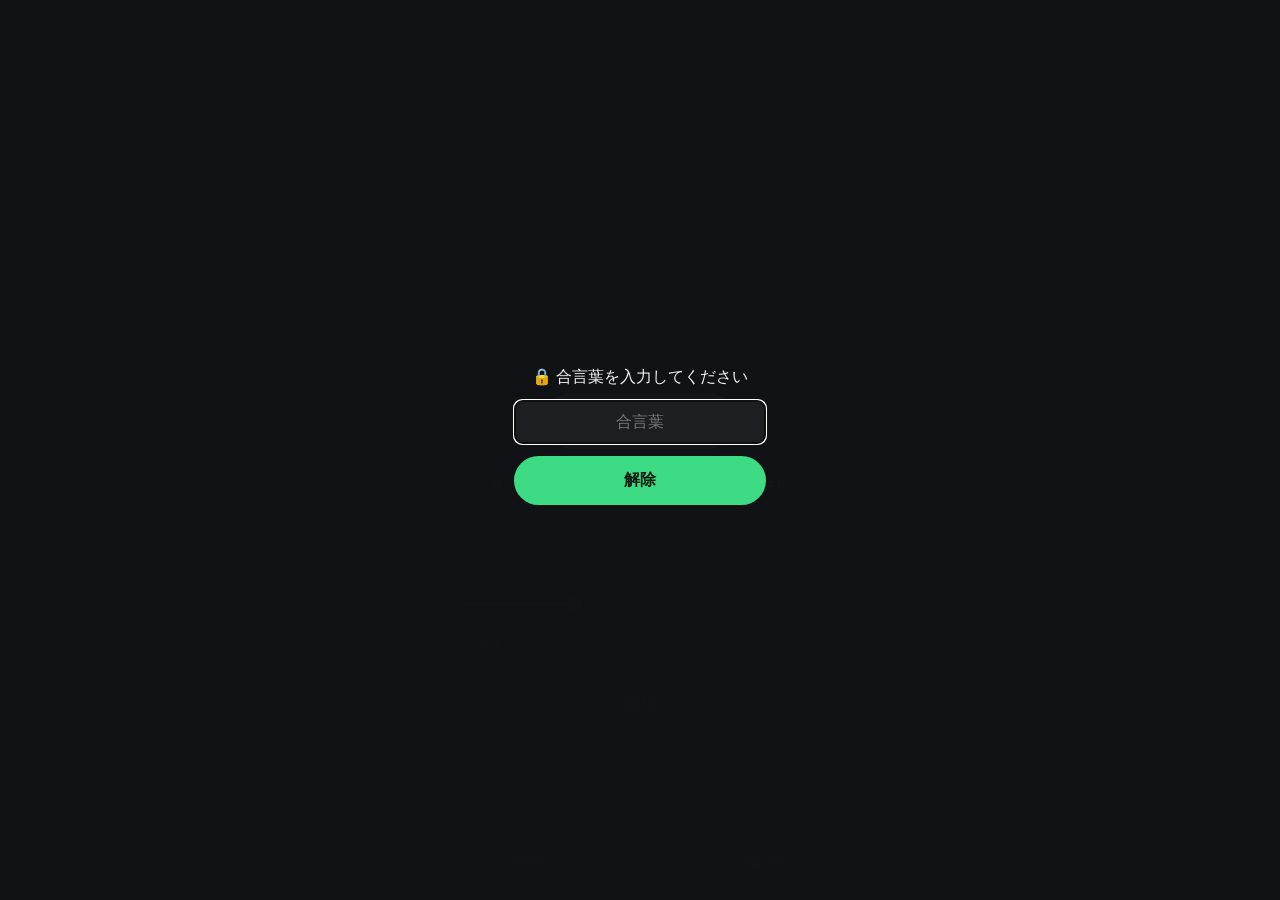
<file: ボイトレアプリ/index.html>
<!DOCTYPE html>
<html lang="ja">
<head>
<meta charset="UTF-8" />
<meta name="viewport" content="width=device-width, initial-scale=1.0, maximum-scale=1.0, user-scalable=no, viewport-fit=cover" />
<meta name="theme-color" content="#121316" />
<title>移動ドピッチトレーナー</title>
<link rel="stylesheet" href="style.css" />
</head>
<body>
<div class="app">

  <!-- 購入者用ロック画面: 合言葉を入力するまでアプリを利用できない -->
  <div id="lockOverlay" class="lock-overlay">
    <div class="lock-box">
      <p class="lock-title">🔒 合言葉を入力してください</p>
      <input type="text" id="lockCodeInput" class="lock-input" placeholder="合言葉" autocomplete="off" autocapitalize="off" spellcheck="false" />
      <button id="lockSubmitBtn" class="lock-submit-btn" type="button">解除</button>
      <p id="lockError" class="lock-error"></p>
    </div>
  </div>

  <!-- 上部: 音名・オクターブ層 設定 -->
  <header class="settings">
    <div class="setting-item">
      <label for="baseNote">音名</label>
      <select id="baseNote"></select>
    </div>
    <div class="setting-item">
      <label for="octaveLayer">オクターブ</label>
      <select id="octaveLayer"></select>
    </div>
  </header>

  <!-- 詳細設定: 検出感度・再生音量（端末ごとに調整して保存） -->
  <div class="adv-settings">
    <button id="advSettingsToggle" class="adv-settings-toggle" type="button">⚙ 詳細設定</button>
    <div id="advSettingsPanel" class="adv-settings-panel hidden">
      <div class="adv-row">
        <label for="sensitivitySlider">検出感度</label>
        <input type="range" id="sensitivitySlider" min="1" max="10" value="6" step="1" />
        <span id="sensitivityValue" class="adv-value">6</span>
      </div>
      <div class="adv-row">
        <label for="volumeSlider">再生音量</label>
        <input type="range" id="volumeSlider" min="0" max="100" value="30" step="5" />
        <span id="volumeValue" class="adv-value">30%</span>
      </div>
    </div>
  </div>

  <!-- マイク開始前オーバーレイ -->
  <div id="micOverlay" class="mic-overlay">
    <button id="micStartBtn" class="mic-start-btn">🎤 マイクを開始</button>
    <p class="mic-hint">タップしてマイクへのアクセスを許可してください</p>
  </div>

  <!-- メイン: 実機VT-12のシール配置を再現した9分割音名リング + フラット/シャープ矢印 -->
  <main class="tuner">
    <div id="noteRing" class="note-ring">
      <div class="ring-center">
        <div class="arrow-row">
          <span id="flatArrow" class="arrow flat">♭ ◀</span>
          <span id="sharpArrow" class="arrow sharp">▶ #</span>
        </div>
        <div class="center-readout">
          <div id="noteName" class="note-name">‐</div>
          <div class="sub-readout">
            <span id="centValue">0¢</span>
            <span class="dot-sep">・</span>
            <span id="freqValue">0.0Hz</span>
          </div>
        </div>
      </div>
      <!-- 9分割の階名リングボタンは script.js が動的生成 -->
    </div>

    <div class="mic-level-row">
      <div class="mic-level-track"><div id="micLevelBar" class="mic-level-bar"></div></div>
    </div>
  </main>

  <!-- 下部: メトロノーム -->
  <footer class="metronome">
    <div class="metro-row">
      <label for="bpmInput">拍速</label>
      <input type="range" id="bpmSlider" min="30" max="90" value="50" step="1" />
      <input type="number" id="bpmInput" min="30" max="90" value="50" step="1" />
    </div>
    <div class="metro-row">
      <label for="doubleSpeedToggle">倍速</label>
      <button id="doubleSpeedToggle" class="beats-toggle" type="button">倍速</button>
    </div>
    <div class="metro-row beat-row">
      <div id="beatDots" class="beat-dots"></div>
    </div>
    <button id="metroToggle" class="metro-toggle">開始</button>
  </footer>

  <!-- トレーニング（旧称: となえ練習）: ピッチ音を聞きながら一緒に唱える練習。全8パターン。
       パターン選択肢は script.js が <select> のプルダウンとして動的生成する。 -->
  <section class="chant">
    <h2 class="chant-title">トレーニング</h2>
    <select id="chantSelect" class="chant-select"></select>
    <div class="chant-controls">
      <button id="chantScaleToggle" class="beats-toggle" type="button">長音階</button>
      <button id="chantStartBtn" class="metro-toggle" type="button">START</button>
    </div>
  </section>

</div>
<script src="script.js"></script>
</body>
</html>
</file>
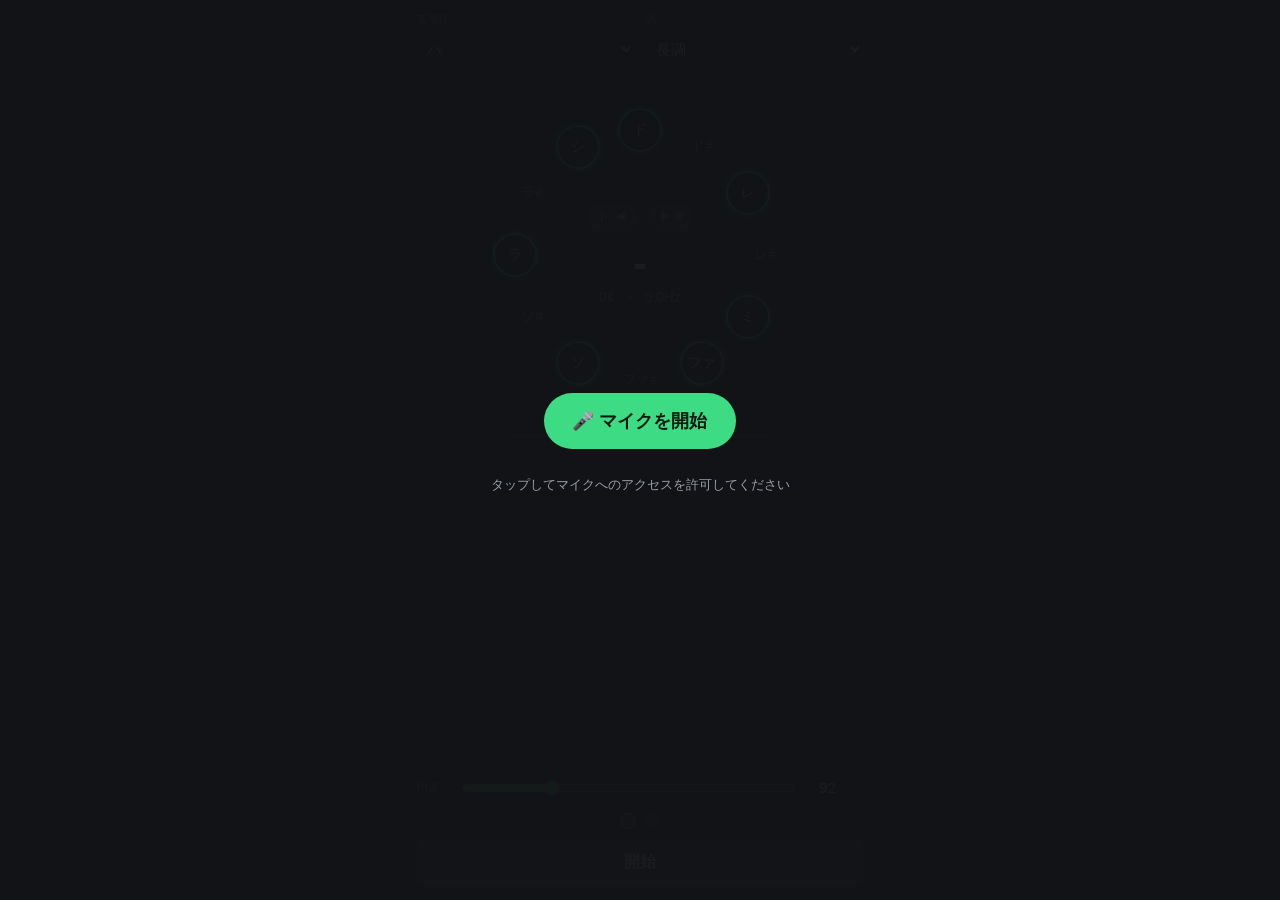
<file: ボイトレアプリ/ボイトレアプリ/index.html>
<!DOCTYPE html>
<html lang="ja">
<head>
<meta charset="UTF-8" />
<meta name="viewport" content="width=device-width, initial-scale=1.0, maximum-scale=1.0, user-scalable=no, viewport-fit=cover" />
<meta name="theme-color" content="#121316" />
<title>移動ドピッチトレーナー</title>
<link rel="stylesheet" href="style.css" />
</head>
<body>
<div class="app">

  <!-- 上部: 基準音・調 設定 -->
  <header class="settings">
    <div class="setting-item">
      <label for="baseNote">基準音</label>
      <select id="baseNote"></select>
    </div>
    <div class="setting-item">
      <label for="scaleType">調</label>
      <select id="scaleType">
        <option value="major">長調</option>
        <option value="minor">短調</option>
      </select>
    </div>
  </header>

  <!-- マイク開始前オーバーレイ -->
  <div id="micOverlay" class="mic-overlay">
    <button id="micStartBtn" class="mic-start-btn">🎤 マイクを開始</button>
    <p class="mic-hint">タップしてマイクへのアクセスを許可してください</p>
  </div>

  <!-- メイン: VT-12式 音名リング + フラット/シャープ矢印 -->
  <main class="tuner">
    <div id="noteRing" class="note-ring">
      <div class="ring-center">
        <div class="arrow-row">
          <span id="flatArrow" class="arrow flat">♭ ◀</span>
          <span id="sharpArrow" class="arrow sharp">▶ #</span>
        </div>
        <div class="center-readout">
          <div id="noteName" class="note-name">‐</div>
          <div class="sub-readout">
            <span id="centValue">0¢</span>
            <span class="dot-sep">・</span>
            <span id="freqValue">0.0Hz</span>
          </div>
        </div>
      </div>
      <!-- 12半音のリングボタンは script.js が動的生成 -->
    </div>

    <div class="mic-level-row">
      <div class="mic-level-track"><div id="micLevelBar" class="mic-level-bar"></div></div>
    </div>
  </main>

  <!-- 下部: メトロノーム -->
  <footer class="metronome">
    <div class="metro-row">
      <label for="bpmInput">拍速</label>
      <input type="range" id="bpmSlider" min="40" max="240" value="92" step="1" />
      <input type="number" id="bpmInput" min="40" max="240" value="92" step="1" />
    </div>
    <div class="metro-row beat-row">
      <div id="beatDots" class="beat-dots"></div>
    </div>
    <button id="metroToggle" class="metro-toggle">開始</button>
  </footer>

</div>
<script src="script.js"></script>
</body>
</html>
</file>
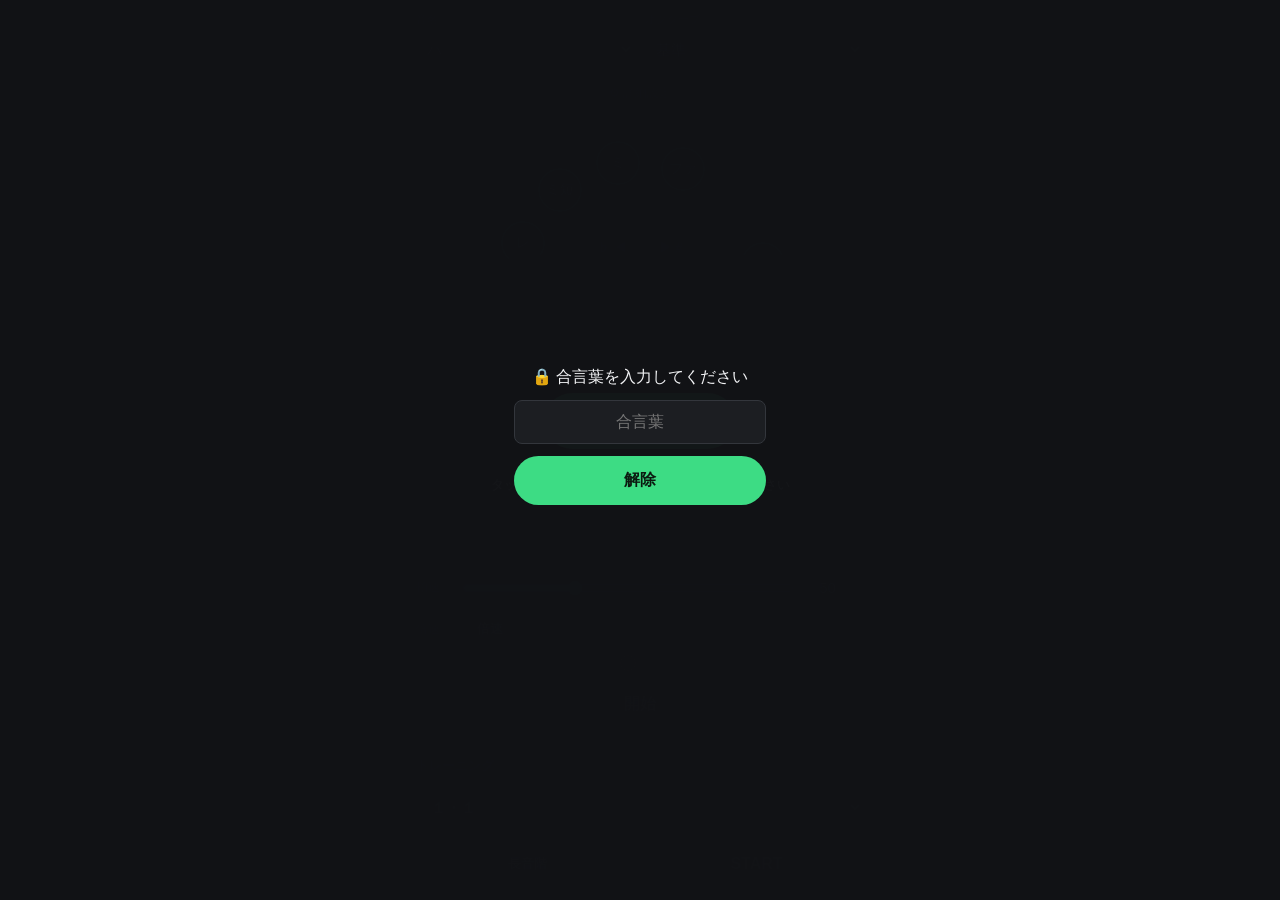
<file: voice-training/index_1.html>
<!DOCTYPE html>
<html lang="ja">
<head>
<meta charset="UTF-8" />
<meta name="viewport" content="width=device-width, initial-scale=1.0, maximum-scale=1.0, user-scalable=no, viewport-fit=cover" />
<meta name="theme-color" content="#121316" />
<link rel="manifest" href="manifest.json">
<meta name="mobile-web-app-capable" content="yes">
<meta name="apple-mobile-web-app-capable" content="yes">
<meta name="apple-mobile-web-app-status-bar-style" content="black-translucent">
<meta name="apple-mobile-web-app-title" content="ピッチトレーナー">
<link rel="apple-touch-icon" href="icons/apple-touch-icon.png">
<link rel="icon" href="icons/icon-192.png">
<title>御詠歌ピッチトレーナー</title>
<meta name="description" content="御詠歌の音程・拍・となえ練習をサポートするピッチトレーナー">
<meta property="og:title" content="御詠歌ピッチトレーナー">
<meta property="og:description" content="御詠歌の音程・拍・となえ練習をサポートするピッチトレーナー">
<meta property="og:type" content="website">
<meta property="og:url" content="https://app.sonaeru-project.jp/voice-training/">
<meta property="og:image" content="https://app.sonaeru-project.jp/voice-training/icons/icon-512.png">
<link rel="stylesheet" href="style.css" />
</head>
<body>
<div class="app">

<!-- 購入者用ロック画面: 合言葉を入力するまでアプリを利用できない -->
<div id="lockOverlay" class="lock-overlay">
<div class="lock-box">
<p class="lock-title">🔒 合言葉を入力してください</p>
<input type="text" id="lockCodeInput" class="lock-input" placeholder="合言葉" autocomplete="off" autocapitalize="off" spellcheck="false" />
<button id="lockSubmitBtn" class="lock-submit-btn" type="button">解除</button>
<p id="lockError" class="lock-error"></p>
</div>
</div>

<!-- 上部: 音名・オクターブ層 設定 -->
<header class="settings">
<div class="setting-item">
<label for="baseNote">音名</label>
<select id="baseNote"></select>
</div>
<div class="setting-item">
<label for="octaveLayer">オクターブ</label>
<select id="octaveLayer"></select>
</div>
</header>

<!-- 詳細設定: 検出感度・再生音量（端末ごとに調整して保存） -->
<div class="adv-settings">
<button id="advSettingsToggle" class="adv-settings-toggle" type="button">⚙ 詳細設定</button>
<div id="advSettingsPanel" class="adv-settings-panel hidden">
<div class="adv-row">
<label for="sensitivitySlider">検出感度</label>
<input type="range" id="sensitivitySlider" min="1" max="10" value="6" step="1" />
<span id="sensitivityValue" class="adv-value">6</span>
</div>
<div class="adv-row">
<label for="volumeSlider">再生音量</label>
<input type="range" id="volumeSlider" min="0" max="100" value="30" step="5" />
<span id="volumeValue" class="adv-value">30%</span>
</div>
</div>
</div>

<!-- マイク開始前オーバーレイ -->
<div id="micOverlay" class="mic-overlay">
<button id="micStartBtn" class="mic-start-btn">🎤 マイクを開始</button>
<p class="mic-hint">タップしてマイクへのアクセスを許可してください</p>
</div>

<!-- メイン: 実機VT-12のシール配置を再現した9分割音名リング + フラット/シャープ矢印 -->
<main class="tuner">
<div id="noteRing" class="note-ring">
<div class="ring-center">
<div class="arrow-row">
<span id="flatArrow" class="arrow flat">♭ ◀</span>
<span id="sharpArrow" class="arrow sharp">▶ #</span>
</div>
<div class="center-readout">
<div id="noteName" class="note-name">‐</div>
<div class="sub-readout">
<span id="centValue">0¢</span>
<span class="dot-sep">・</span>
<span id="freqValue">0.0Hz</span>
</div>
</div>
</div>
<!-- 9分割の階名リングボタンは script.js が動的生成 -->
</div>

<div class="mic-level-row">
<div class="mic-level-track"><div id="micLevelBar" class="mic-level-bar"></div></div>
</div>
</main>

<!-- 下部: メトロノーム -->
<footer class="metronome">
<div class="metro-row">
<label for="bpmInput">拍速</label>
<input type="range" id="bpmSlider" min="30" max="90" value="50" step="1" />
<input type="number" id="bpmInput" min="30" max="90" value="50" step="1" />
</div>
<div class="metro-row">
<label for="doubleSpeedToggle">倍速</label>
<button id="doubleSpeedToggle" class="beats-toggle" type="button">倍速</button>
</div>
<div class="metro-row beat-row">
<div id="beatDots" class="beat-dots"></div>
</div>
<button id="metroToggle" class="metro-toggle">開始</button>
</footer>

<!-- トレーニング（旧称: となえ練習）: ピッチ音を聞きながら一緒に唱える練習。全8パターン。
パターン選択肢は script.js が <select> のプルダウンとして動的生成する。 -->
<section class="chant">
<h2 class="chant-title">トレーニング</h2>
<select id="chantSelect" class="chant-select"></select>
<div class="chant-controls">
<button id="chantScaleToggle" class="beats-toggle" type="button">長音階</button>
<button id="chantStartBtn" class="metro-toggle" type="button">START</button>
</div>
</section>

</div>
<script src="script.js"></script>
<script>
if ('serviceWorker' in navigator) {
  window.addEventListener('load', () => {
    navigator.serviceWorker.register('sw.js').catch(() => {});
  });
}
</script>
</body>
</html>
</file>
<file: voice-training/style.css>
:root {
  --bg: #121316;
  --panel: #1c1e22;
  --panel-2: #24272c;
  --border: #33363c;
  --text: #f2f3f5;
  --text-dim: #9a9ea6;
  --green: #3ddc84;
  --yellow: #ffcf40;
  --red: #ff4d4d;
  --pink: #ff5fa2;
  --blue: #4da3ff;
  --accent-beat: #ffcf40;
}

* { box-sizing: border-box; }

html, body {
  margin: 0;
  padding: 0;
  height: 100%;
  background: var(--bg);
  color: var(--text);
  font-family: "Hiragino Sans", "Yu Gothic", "Segoe UI", sans-serif;
  overscroll-behavior: none;
  -webkit-tap-highlight-color: transparent;
  user-select: none;
}

.app {
  min-height: 100dvh;
  max-width: 480px;
  margin: 0 auto;
  display: flex;
  flex-direction: column;
  padding: env(safe-area-inset-top) 14px env(safe-area-inset-bottom);
  position: relative;
}

/* ---------- header ---------- */
.settings {
  display: flex;
  gap: 10px;
  padding: 12px 2px 8px;
  border-bottom: 1px solid var(--border);
}
.setting-item {
  flex: 1;
  display: flex;
  flex-direction: column;
  gap: 4px;
}
.setting-item label {
  font-size: 11px;
  color: var(--text-dim);
}
.setting-item select {
  background: var(--panel);
  color: var(--text);
  border: 1px solid var(--border);
  border-radius: 8px;
  padding: 8px 6px;
  font-size: 15px;
}

/* ---------- advanced settings (検出感度・再生音量) ---------- */
.adv-settings {
  padding: 2px 2px 0;
}
.adv-settings-toggle {
  width: 100%;
  background: none;
  color: var(--text-dim);
  border: none;
  font-size: 12px;
  padding: 6px 0;
  cursor: pointer;
  text-align: center;
}
.adv-settings-panel {
  display: flex;
  flex-direction: column;
  gap: 8px;
  padding: 4px 4px 10px;
  border-bottom: 1px solid var(--border);
}
.adv-settings-panel.hidden { display: none; }
.adv-row {
  display: flex;
  align-items: center;
  gap: 10px;
}
.adv-row label {
  font-size: 12px;
  color: var(--text-dim);
  width: 64px;
  flex-shrink: 0;
}
.adv-row input[type="range"] {
  flex: 1;
  accent-color: var(--green);
}
.adv-value {
  font-size: 12px;
  color: var(--text-dim);
  width: 34px;
  text-align: right;
  flex-shrink: 0;
}

/* ---------- lock overlay (購入者向け合言葉ロック) ---------- */
.lock-overlay {
  position: fixed;
  inset: 0;
  background: rgba(18, 19, 22, 0.98);
  display: flex;
  align-items: center;
  justify-content: center;
  z-index: 20;
}
.lock-overlay.hidden { display: none; }
.lock-box {
  display: flex;
  flex-direction: column;
  align-items: center;
  gap: 12px;
  padding: 24px;
  max-width: 300px;
  width: 100%;
}
.lock-title {
  font-size: 16px;
  color: var(--text);
  text-align: center;
  margin: 0;
}
.lock-input {
  width: 100%;
  background: var(--panel);
  color: var(--text);
  border: 1px solid var(--border);
  border-radius: 8px;
  padding: 12px;
  font-size: 16px;
  text-align: center;
  user-select: text;
}
.lock-submit-btn {
  width: 100%;
  background: var(--green);
  color: #0b1a10;
  border: none;
  border-radius: 999px;
  padding: 14px;
  font-size: 16px;
  font-weight: 700;
  cursor: pointer;
}
.lock-error {
  color: var(--red);
  font-size: 13px;
  min-height: 16px;
  margin: 0;
}

/* ---------- mic overlay ---------- */
.mic-overlay {
  position: absolute;
  inset: 0;
  background: rgba(18, 19, 22, 0.96);
  display: flex;
  flex-direction: column;
  align-items: center;
  justify-content: center;
  gap: 14px;
  z-index: 10;
  border-radius: 12px;
}
.mic-overlay.hidden { display: none; }
.mic-start-btn {
  background: var(--green);
  color: #0b1a10;
  border: none;
  border-radius: 999px;
  padding: 16px 28px;
  font-size: 18px;
  font-weight: 700;
  cursor: pointer;
}
.mic-hint { color: var(--text-dim); font-size: 13px; }

/* ---------- tuner ---------- */
.tuner {
  flex: 1;
  display: flex;
  flex-direction: column;
  align-items: center;
  padding-top: 18px;
}

/* ---------- note ring (実機シール踏襲: 9分割階名ボタン + 中央矢印) ---------- */
.note-ring {
  position: relative;
  width: 100%;
  max-width: 320px;
  aspect-ratio: 1 / 1;
  margin: 0 auto;
}

.ring-note {
  position: absolute;
  width: 44px;
  height: 44px;
  border-radius: 50%;
  display: flex;
  align-items: center;
  justify-content: center;
  font-size: 14px;
  background: var(--panel);
  color: var(--text);
  border: 2px solid var(--green);
  box-shadow: 0 0 6px 1px rgba(61, 220, 132, 0.5);
  transform: translate(-50%, -50%);
  transition: background 120ms ease-out, color 120ms ease-out, transform 120ms ease-out, box-shadow 120ms ease-out;
  cursor: pointer;
  touch-action: none;
}
.ring-note.active {
  transform: translate(-50%, -50%) scale(1.15);
  font-weight: 700;
}
.ring-note.active.oct-base {
  background: var(--red);
  color: #fff;
  border-color: var(--red);
  box-shadow: 0 0 14px 2px rgba(255, 77, 77, 0.7);
}
.ring-note.active.oct-above {
  background: var(--blue);
  color: #041b33;
  border-color: var(--blue);
  box-shadow: 0 0 14px 2px rgba(77, 163, 255, 0.7);
}
.ring-note.active.oct-below {
  background: var(--yellow);
  color: #3a2c00;
  border-color: var(--yellow);
  box-shadow: 0 0 14px 2px rgba(255, 207, 64, 0.7);
}
.ring-note.playing {
  transform: translate(-50%, -50%) scale(1.15);
  background: var(--green);
  color: #0b1a10;
  border-color: var(--green);
  box-shadow: 0 0 16px 3px rgba(61, 220, 132, 0.85);
}

/* となえ練習で「今この音が鳴っている」ことを示す緑のリング光。
   マイクで検出した実際の声の色分け（.active/.oct-*）とは別枠の表示のため、
   塗りつぶしではなく外側の光る輪で重ねて表示する（両方同時に見えるようにするため）。 */
.ring-note.chant-target {
  box-shadow: 0 0 0 3px var(--green), 0 0 16px 4px rgba(61, 220, 132, 0.85);
}

.ring-center {
  position: absolute;
  left: 50%;
  top: 50%;
  transform: translate(-50%, -50%);
  display: flex;
  flex-direction: column;
  align-items: center;
  gap: 10px;
}

.arrow-row {
  display: flex;
  gap: 10px;
}
.arrow {
  padding: 4px 10px;
  border-radius: 999px;
  font-size: 13px;
  font-weight: 700;
  background: var(--panel-2);
  color: var(--text-dim);
  border: 1px solid var(--border);
  transition: background 120ms ease-out, color 120ms ease-out, box-shadow 120ms ease-out;
}
.arrow.lit {
  background: var(--green);
  color: #0b1a10;
  border-color: var(--green);
  box-shadow: 0 0 10px 1px rgba(61, 220, 132, 0.7);
}

.center-readout {
  text-align: center;
}
.note-name {
  font-size: 44px;
  font-weight: 800;
  line-height: 1;
  transition: color 150ms ease-out;
}
.sub-readout {
  color: var(--text-dim);
  font-size: 14px;
  margin-top: 4px;
}
.dot-sep { margin: 0 4px; }

/* ---------- mic level ---------- */
.mic-level-row {
  width: 100%;
  max-width: 260px;
  margin-top: 18px;
}
.mic-level-track {
  height: 5px;
  border-radius: 3px;
  background: var(--panel-2);
  overflow: hidden;
}
.mic-level-bar {
  height: 100%;
  width: 0%;
  background: var(--green);
  transition: width 60ms linear;
}

/* ---------- metronome ---------- */
.metronome {
  border-top: 1px solid var(--border);
  padding: 14px 2px calc(14px + env(safe-area-inset-bottom));
  display: flex;
  flex-direction: column;
  gap: 10px;
}
.metro-row {
  display: flex;
  align-items: center;
  gap: 10px;
}
.metro-row label {
  font-size: 12px;
  color: var(--text-dim);
  width: 34px;
}
#bpmSlider { flex: 1; accent-color: var(--green); }
#bpmInput {
  width: 58px;
  background: var(--panel);
  color: var(--text);
  border: 1px solid var(--border);
  border-radius: 8px;
  padding: 6px;
  font-size: 15px;
  text-align: center;
}
.beats-toggle {
  background: var(--panel);
  color: var(--text);
  border: 1px solid var(--border);
  border-radius: 999px;
  padding: 6px 16px;
  font-size: 13px;
  font-weight: 700;
  cursor: pointer;
}
.beats-toggle.active {
  background: var(--green);
  color: #0b1a10;
  border-color: var(--green);
  box-shadow: 0 0 10px 1px rgba(61, 220, 132, 0.6);
}
.beat-row { justify-content: center; }
.beat-dots {
  display: flex;
  gap: 8px;
}
.beat-dot {
  width: 16px;
  height: 16px;
  border-radius: 50%;
  background: var(--panel-2);
  border: 1px solid var(--border);
  transition: background 60ms, transform 60ms;
}
.beat-dot.accent { border-color: var(--accent-beat); }
.beat-dot.on { background: var(--text-dim); transform: scale(1.15); }
.beat-dot.accent.on { background: var(--accent-beat); }

.metro-toggle {
  background: var(--panel-2);
  color: var(--text);
  border: 1px solid var(--border);
  border-radius: 10px;
  padding: 12px;
  font-size: 16px;
  font-weight: 700;
  cursor: pointer;
}
.metro-toggle.running {
  background: var(--red);
  color: #1a0b0b;
  border-color: var(--red);
}

/* ---------- トレーニング（旧称: となえ練習。ピッチ音を聞きながら一緒に唱える練習） ---------- */
.chant {
  border-top: 1px solid var(--border);
  padding: 14px 2px calc(14px + env(safe-area-inset-bottom));
}
.chant-title {
  font-size: 13px;
  color: var(--text-dim);
  margin: 0 0 10px;
  font-weight: 700;
}
.chant-select {
  width: 100%;
  background: var(--panel-2);
  color: var(--text);
  border: 1px solid var(--border);
  border-radius: 10px;
  padding: 12px 10px;
  font-size: 15px;
  font-weight: 700;
}
.chant-select:disabled {
  opacity: 0.45;
  cursor: default;
}
.chant-controls {
  display: flex;
  gap: 10px;
  margin-top: 12px;
}
.chant-controls .beats-toggle,
.chant-controls .metro-toggle {
  flex: 1;
}
.beats-toggle:disabled {
  opacity: 0.45;
  cursor: default;
}
</file>
<file: ボイトレアプリ/style.css>
:root {
  --bg: #121316;
  --panel: #1c1e22;
  --panel-2: #24272c;
  --border: #33363c;
  --text: #f2f3f5;
  --text-dim: #9a9ea6;
  --green: #3ddc84;
  --yellow: #ffcf40;
  --red: #ff4d4d;
  --pink: #ff5fa2;
  --blue: #4da3ff;
  --accent-beat: #ffcf40;
}

* { box-sizing: border-box; }

html, body {
  margin: 0;
  padding: 0;
  height: 100%;
  background: var(--bg);
  color: var(--text);
  font-family: "Hiragino Sans", "Yu Gothic", "Segoe UI", sans-serif;
  overscroll-behavior: none;
  -webkit-tap-highlight-color: transparent;
  user-select: none;
}

.app {
  min-height: 100dvh;
  max-width: 480px;
  margin: 0 auto;
  display: flex;
  flex-direction: column;
  padding: env(safe-area-inset-top) 14px env(safe-area-inset-bottom);
  position: relative;
}

/* ---------- header ---------- */
.settings {
  display: flex;
  gap: 10px;
  padding: 12px 2px 8px;
  border-bottom: 1px solid var(--border);
}
.setting-item {
  flex: 1;
  display: flex;
  flex-direction: column;
  gap: 4px;
}
.setting-item label {
  font-size: 11px;
  color: var(--text-dim);
}
.setting-item select {
  background: var(--panel);
  color: var(--text);
  border: 1px solid var(--border);
  border-radius: 8px;
  padding: 8px 6px;
  font-size: 15px;
}

/* ---------- advanced settings (検出感度・再生音量) ---------- */
.adv-settings {
  padding: 2px 2px 0;
}
.adv-settings-toggle {
  width: 100%;
  background: none;
  color: var(--text-dim);
  border: none;
  font-size: 12px;
  padding: 6px 0;
  cursor: pointer;
  text-align: center;
}
.adv-settings-panel {
  display: flex;
  flex-direction: column;
  gap: 8px;
  padding: 4px 4px 10px;
  border-bottom: 1px solid var(--border);
}
.adv-settings-panel.hidden { display: none; }
.adv-row {
  display: flex;
  align-items: center;
  gap: 10px;
}
.adv-row label {
  font-size: 12px;
  color: var(--text-dim);
  width: 64px;
  flex-shrink: 0;
}
.adv-row input[type="range"] {
  flex: 1;
  accent-color: var(--green);
}
.adv-value {
  font-size: 12px;
  color: var(--text-dim);
  width: 34px;
  text-align: right;
  flex-shrink: 0;
}

/* ---------- lock overlay (購入者向け合言葉ロック) ---------- */
.lock-overlay {
  position: fixed;
  inset: 0;
  background: rgba(18, 19, 22, 0.98);
  display: flex;
  align-items: center;
  justify-content: center;
  z-index: 20;
}
.lock-overlay.hidden { display: none; }
.lock-box {
  display: flex;
  flex-direction: column;
  align-items: center;
  gap: 12px;
  padding: 24px;
  max-width: 300px;
  width: 100%;
}
.lock-title {
  font-size: 16px;
  color: var(--text);
  text-align: center;
  margin: 0;
}
.lock-input {
  width: 100%;
  background: var(--panel);
  color: var(--text);
  border: 1px solid var(--border);
  border-radius: 8px;
  padding: 12px;
  font-size: 16px;
  text-align: center;
  user-select: text;
}
.lock-submit-btn {
  width: 100%;
  background: var(--green);
  color: #0b1a10;
  border: none;
  border-radius: 999px;
  padding: 14px;
  font-size: 16px;
  font-weight: 700;
  cursor: pointer;
}
.lock-error {
  color: var(--red);
  font-size: 13px;
  min-height: 16px;
  margin: 0;
}

/* ---------- mic overlay ---------- */
.mic-overlay {
  position: absolute;
  inset: 0;
  background: rgba(18, 19, 22, 0.96);
  display: flex;
  flex-direction: column;
  align-items: center;
  justify-content: center;
  gap: 14px;
  z-index: 10;
  border-radius: 12px;
}
.mic-overlay.hidden { display: none; }
.mic-start-btn {
  background: var(--green);
  color: #0b1a10;
  border: none;
  border-radius: 999px;
  padding: 16px 28px;
  font-size: 18px;
  font-weight: 700;
  cursor: pointer;
}
.mic-hint { color: var(--text-dim); font-size: 13px; }

/* ---------- tuner ---------- */
.tuner {
  flex: 1;
  display: flex;
  flex-direction: column;
  align-items: center;
  padding-top: 18px;
}

/* ---------- note ring (実機シール踏襲: 9分割階名ボタン + 中央矢印) ---------- */
.note-ring {
  position: relative;
  width: 100%;
  max-width: 320px;
  aspect-ratio: 1 / 1;
  margin: 0 auto;
}

.ring-note {
  position: absolute;
  width: 44px;
  height: 44px;
  border-radius: 50%;
  display: flex;
  align-items: center;
  justify-content: center;
  font-size: 14px;
  background: var(--panel);
  color: var(--text);
  border: 2px solid var(--green);
  box-shadow: 0 0 6px 1px rgba(61, 220, 132, 0.5);
  transform: translate(-50%, -50%);
  transition: background 120ms ease-out, color 120ms ease-out, transform 120ms ease-out, box-shadow 120ms ease-out;
  cursor: pointer;
  touch-action: none;
}
.ring-note.active {
  transform: translate(-50%, -50%) scale(1.15);
  font-weight: 700;
}
.ring-note.active.oct-base {
  background: var(--red);
  color: #fff;
  border-color: var(--red);
  box-shadow: 0 0 14px 2px rgba(255, 77, 77, 0.7);
}
.ring-note.active.oct-above {
  background: var(--blue);
  color: #041b33;
  border-color: var(--blue);
  box-shadow: 0 0 14px 2px rgba(77, 163, 255, 0.7);
}
.ring-note.active.oct-below {
  background: var(--yellow);
  color: #3a2c00;
  border-color: var(--yellow);
  box-shadow: 0 0 14px 2px rgba(255, 207, 64, 0.7);
}
.ring-note.playing {
  transform: translate(-50%, -50%) scale(1.15);
  background: var(--green);
  color: #0b1a10;
  border-color: var(--green);
  box-shadow: 0 0 16px 3px rgba(61, 220, 132, 0.85);
}

/* となえ練習で「今この音が鳴っている」ことを示す緑のリング光。
   マイクで検出した実際の声の色分け（.active/.oct-*）とは別枠の表示のため、
   塗りつぶしではなく外側の光る輪で重ねて表示する（両方同時に見えるようにするため）。 */
.ring-note.chant-target {
  box-shadow: 0 0 0 3px var(--green), 0 0 16px 4px rgba(61, 220, 132, 0.85);
}

.ring-center {
  position: absolute;
  left: 50%;
  top: 50%;
  transform: translate(-50%, -50%);
  display: flex;
  flex-direction: column;
  align-items: center;
  gap: 10px;
}

.arrow-row {
  display: flex;
  gap: 10px;
}
.arrow {
  padding: 4px 10px;
  border-radius: 999px;
  font-size: 13px;
  font-weight: 700;
  background: var(--panel-2);
  color: var(--text-dim);
  border: 1px solid var(--border);
  transition: background 120ms ease-out, color 120ms ease-out, box-shadow 120ms ease-out;
}
.arrow.lit {
  background: var(--green);
  color: #0b1a10;
  border-color: var(--green);
  box-shadow: 0 0 10px 1px rgba(61, 220, 132, 0.7);
}

.center-readout {
  text-align: center;
}
.note-name {
  font-size: 44px;
  font-weight: 800;
  line-height: 1;
  transition: color 150ms ease-out;
}
.sub-readout {
  color: var(--text-dim);
  font-size: 14px;
  margin-top: 4px;
}
.dot-sep { margin: 0 4px; }

/* ---------- mic level ---------- */
.mic-level-row {
  width: 100%;
  max-width: 260px;
  margin-top: 18px;
}
.mic-level-track {
  height: 5px;
  border-radius: 3px;
  background: var(--panel-2);
  overflow: hidden;
}
.mic-level-bar {
  height: 100%;
  width: 0%;
  background: var(--green);
  transition: width 60ms linear;
}

/* ---------- metronome ---------- */
.metronome {
  border-top: 1px solid var(--border);
  padding: 14px 2px calc(14px + env(safe-area-inset-bottom));
  display: flex;
  flex-direction: column;
  gap: 10px;
}
.metro-row {
  display: flex;
  align-items: center;
  gap: 10px;
}
.metro-row label {
  font-size: 12px;
  color: var(--text-dim);
  width: 34px;
}
#bpmSlider { flex: 1; accent-color: var(--green); }
#bpmInput {
  width: 58px;
  background: var(--panel);
  color: var(--text);
  border: 1px solid var(--border);
  border-radius: 8px;
  padding: 6px;
  font-size: 15px;
  text-align: center;
}
.beats-toggle {
  background: var(--panel);
  color: var(--text);
  border: 1px solid var(--border);
  border-radius: 999px;
  padding: 6px 16px;
  font-size: 13px;
  font-weight: 700;
  cursor: pointer;
}
.beats-toggle.active {
  background: var(--green);
  color: #0b1a10;
  border-color: var(--green);
  box-shadow: 0 0 10px 1px rgba(61, 220, 132, 0.6);
}
.beat-row { justify-content: center; }
.beat-dots {
  display: flex;
  gap: 8px;
}
.beat-dot {
  width: 16px;
  height: 16px;
  border-radius: 50%;
  background: var(--panel-2);
  border: 1px solid var(--border);
  transition: background 60ms, transform 60ms;
}
.beat-dot.accent { border-color: var(--accent-beat); }
.beat-dot.on { background: var(--text-dim); transform: scale(1.15); }
.beat-dot.accent.on { background: var(--accent-beat); }

.metro-toggle {
  background: var(--panel-2);
  color: var(--text);
  border: 1px solid var(--border);
  border-radius: 10px;
  padding: 12px;
  font-size: 16px;
  font-weight: 700;
  cursor: pointer;
}
.metro-toggle.running {
  background: var(--red);
  color: #1a0b0b;
  border-color: var(--red);
}

/* ---------- トレーニング（旧称: となえ練習。ピッチ音を聞きながら一緒に唱える練習） ---------- */
.chant {
  border-top: 1px solid var(--border);
  padding: 14px 2px calc(14px + env(safe-area-inset-bottom));
}
.chant-title {
  font-size: 13px;
  color: var(--text-dim);
  margin: 0 0 10px;
  font-weight: 700;
}
.chant-select {
  width: 100%;
  background: var(--panel-2);
  color: var(--text);
  border: 1px solid var(--border);
  border-radius: 10px;
  padding: 12px 10px;
  font-size: 15px;
  font-weight: 700;
}
.chant-select:disabled {
  opacity: 0.45;
  cursor: default;
}
.chant-controls {
  display: flex;
  gap: 10px;
  margin-top: 12px;
}
.chant-controls .beats-toggle,
.chant-controls .metro-toggle {
  flex: 1;
}
.beats-toggle:disabled {
  opacity: 0.45;
  cursor: default;
}
</file>
<file: ボイトレアプリ/ボイトレアプリ/style.css>
:root {
  --bg: #121316;
  --panel: #1c1e22;
  --panel-2: #24272c;
  --border: #33363c;
  --text: #f2f3f5;
  --text-dim: #9a9ea6;
  --green: #3ddc84;
  --yellow: #ffcf40;
  --red: #ff4d4d;
  --pink: #ff5fa2;
  --accent-beat: #ffcf40;
}

* { box-sizing: border-box; }

html, body {
  margin: 0;
  padding: 0;
  height: 100%;
  background: var(--bg);
  color: var(--text);
  font-family: "Hiragino Sans", "Yu Gothic", "Segoe UI", sans-serif;
  overscroll-behavior: none;
  -webkit-tap-highlight-color: transparent;
  user-select: none;
}

.app {
  min-height: 100dvh;
  max-width: 480px;
  margin: 0 auto;
  display: flex;
  flex-direction: column;
  padding: env(safe-area-inset-top) 14px env(safe-area-inset-bottom);
  position: relative;
}

/* ---------- header ---------- */
.settings {
  display: flex;
  gap: 10px;
  padding: 12px 2px 8px;
  border-bottom: 1px solid var(--border);
}
.setting-item {
  flex: 1;
  display: flex;
  flex-direction: column;
  gap: 4px;
}
.setting-item label {
  font-size: 11px;
  color: var(--text-dim);
}
.setting-item select {
  background: var(--panel);
  color: var(--text);
  border: 1px solid var(--border);
  border-radius: 8px;
  padding: 8px 6px;
  font-size: 15px;
}

/* ---------- mic overlay ---------- */
.mic-overlay {
  position: absolute;
  inset: 0;
  background: rgba(18, 19, 22, 0.96);
  display: flex;
  flex-direction: column;
  align-items: center;
  justify-content: center;
  gap: 14px;
  z-index: 10;
  border-radius: 12px;
}
.mic-overlay.hidden { display: none; }
.mic-start-btn {
  background: var(--green);
  color: #0b1a10;
  border: none;
  border-radius: 999px;
  padding: 16px 28px;
  font-size: 18px;
  font-weight: 700;
  cursor: pointer;
}
.mic-hint { color: var(--text-dim); font-size: 13px; }

/* ---------- tuner ---------- */
.tuner {
  flex: 1;
  display: flex;
  flex-direction: column;
  align-items: center;
  padding-top: 18px;
}

/* ---------- note ring (VT-12式: 12音ボタン + 中央矢印) ---------- */
.note-ring {
  position: relative;
  width: 100%;
  max-width: 320px;
  aspect-ratio: 1 / 1;
  margin: 0 auto;
}

.ring-note {
  position: absolute;
  width: 44px;
  height: 44px;
  border-radius: 50%;
  display: flex;
  align-items: center;
  justify-content: center;
  font-size: 14px;
  background: var(--panel);
  color: var(--text-dim);
  border: 1px solid var(--border);
  transform: translate(-50%, -50%);
  transition: background 120ms ease-out, color 120ms ease-out, transform 120ms ease-out, box-shadow 120ms ease-out;
  cursor: pointer;
}
.ring-note:active { transform: translate(-50%, -50%) scale(0.92); }
.ring-note.playing {
  border-color: #fff;
  box-shadow: 0 0 12px 3px rgba(255, 255, 255, 0.65);
}
.ring-note.in-scale {
  color: var(--text);
  border: 2px solid var(--green);
  box-shadow: 0 0 6px 1px rgba(61, 220, 132, 0.5);
}
.ring-note.active {
  transform: translate(-50%, -50%) scale(1.15);
  font-weight: 700;
}
.ring-note.active.oct-base {
  background: var(--red);
  color: #fff;
  border-color: var(--red);
  box-shadow: 0 0 14px 2px rgba(255, 77, 77, 0.7);
}
.ring-note.active.oct-above {
  background: var(--pink);
  color: #3a0620;
  border-color: var(--pink);
  box-shadow: 0 0 14px 2px rgba(255, 95, 162, 0.7);
}
.ring-note.active.oct-below {
  background: var(--yellow);
  color: #3a2c00;
  border-color: var(--yellow);
  box-shadow: 0 0 14px 2px rgba(255, 207, 64, 0.7);
}

.ring-center {
  position: absolute;
  left: 50%;
  top: 50%;
  transform: translate(-50%, -50%);
  display: flex;
  flex-direction: column;
  align-items: center;
  gap: 10px;
}

.arrow-row {
  display: flex;
  gap: 10px;
}
.arrow {
  padding: 4px 10px;
  border-radius: 999px;
  font-size: 13px;
  font-weight: 700;
  background: var(--panel-2);
  color: var(--text-dim);
  border: 1px solid var(--border);
  transition: background 120ms ease-out, color 120ms ease-out, box-shadow 120ms ease-out;
}
.arrow.lit {
  background: var(--green);
  color: #0b1a10;
  border-color: var(--green);
  box-shadow: 0 0 10px 1px rgba(61, 220, 132, 0.7);
}

.center-readout {
  text-align: center;
}
.note-name {
  font-size: 44px;
  font-weight: 800;
  line-height: 1;
  transition: color 150ms ease-out;
}
.sub-readout {
  color: var(--text-dim);
  font-size: 14px;
  margin-top: 4px;
}
.dot-sep { margin: 0 4px; }

/* ---------- mic level ---------- */
.mic-level-row {
  width: 100%;
  max-width: 260px;
  margin-top: 18px;
}
.mic-level-track {
  height: 5px;
  border-radius: 3px;
  background: var(--panel-2);
  overflow: hidden;
}
.mic-level-bar {
  height: 100%;
  width: 0%;
  background: var(--green);
  transition: width 60ms linear;
}

/* ---------- metronome ---------- */
.metronome {
  border-top: 1px solid var(--border);
  padding: 14px 2px calc(14px + env(safe-area-inset-bottom));
  display: flex;
  flex-direction: column;
  gap: 10px;
}
.metro-row {
  display: flex;
  align-items: center;
  gap: 10px;
}
.metro-row label {
  font-size: 12px;
  color: var(--text-dim);
  width: 34px;
}
#bpmSlider { flex: 1; accent-color: var(--green); }
#bpmInput {
  width: 58px;
  background: var(--panel);
  color: var(--text);
  border: 1px solid var(--border);
  border-radius: 8px;
  padding: 6px;
  font-size: 15px;
  text-align: center;
}
.beat-row { justify-content: center; }
.beat-dots {
  display: flex;
  gap: 8px;
}
.beat-dot {
  width: 16px;
  height: 16px;
  border-radius: 50%;
  background: var(--panel-2);
  border: 1px solid var(--border);
  transition: background 60ms, transform 60ms;
}
.beat-dot.accent { border-color: var(--accent-beat); }
.beat-dot.on { background: var(--green); transform: scale(1.15); }
.beat-dot.accent.on { background: var(--accent-beat); }

.metro-toggle {
  background: var(--panel-2);
  color: var(--text);
  border: 1px solid var(--border);
  border-radius: 10px;
  padding: 12px;
  font-size: 16px;
  font-weight: 700;
  cursor: pointer;
}
.metro-toggle.running {
  background: var(--red);
  color: #1a0b0b;
  border-color: var(--red);
}
</file>
